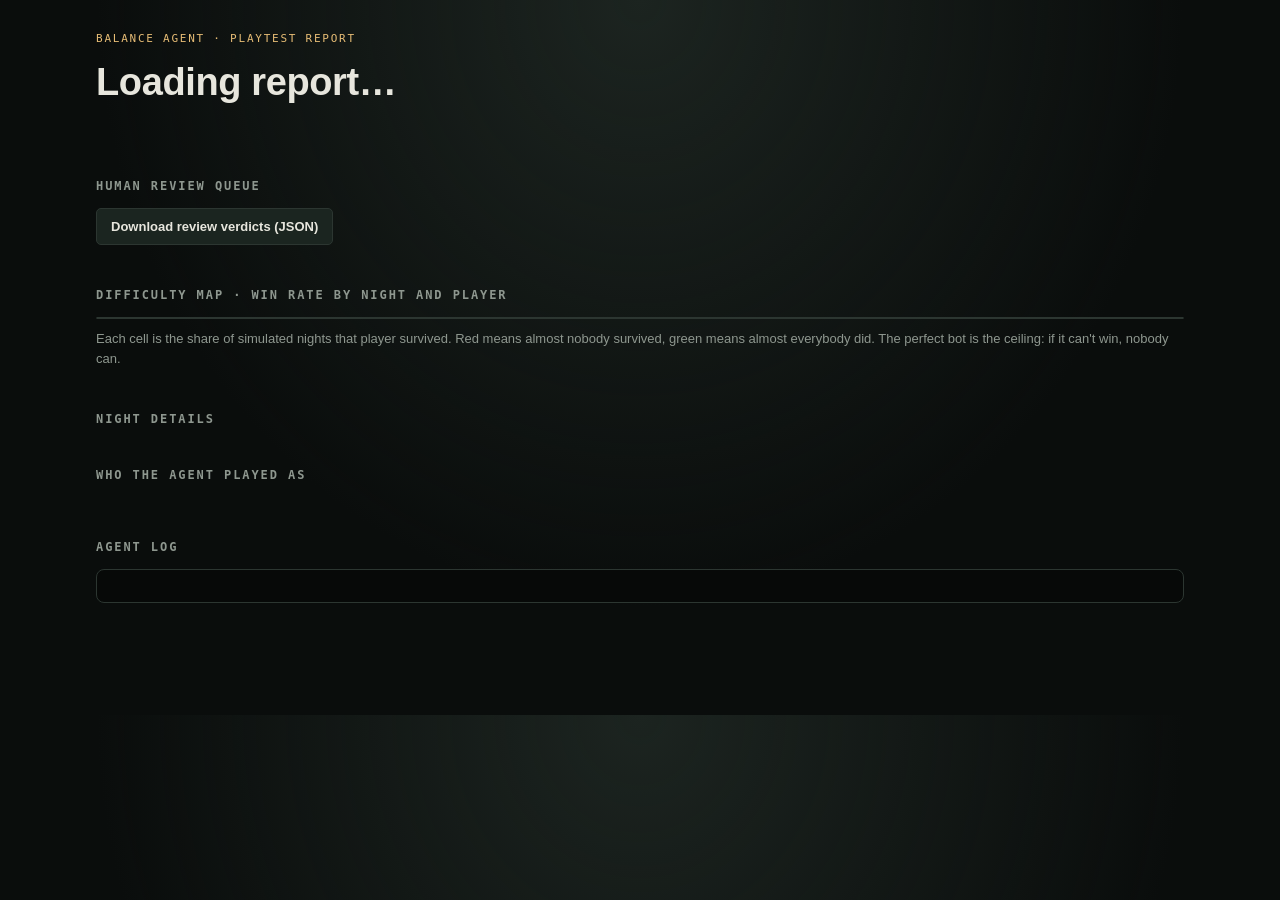
<file: balance-agent/report-template.html>
<!doctype html>
<html lang="en">
<head>
<meta charset="utf-8">
<meta name="viewport" content="width=device-width, initial-scale=1">
<meta name="theme-color" content="#0a0d0c">
<title>Balance Agent Report</title>
<link rel="icon" href="data:,">
<style>
:root { color-scheme: dark; --bg:#0a0d0c; --panel:#111714; --panel-2:#161f1a; --edge:#2c3631; --paper:#e7e6dd; --muted:#8e978f; --mint:#9cc7af; --amber:#e6bc75; --red:#e99b8d; --critical:#ff7a6b; --mono:ui-monospace,SFMono-Regular,Menlo,Consolas,monospace; }
* { box-sizing:border-box; }
body { margin:0; background:radial-gradient(ellipse at 50% 0,#1c2420 0,transparent 60%),var(--bg); color:var(--paper); font:15px/1.55 -apple-system,BlinkMacSystemFont,"Segoe UI",Arial,sans-serif; }
main { width:min(1120px,100%); margin:0 auto; padding:32px 16px 64px; }
a { color:var(--amber); }
h1,h2,h3 { margin:0; font-weight:600; }
h2 { font:600 12px/1 var(--mono); letter-spacing:.16em; color:var(--muted); text-transform:uppercase; margin:44px 0 16px; }
.eyebrow { font:11px var(--mono); letter-spacing:.16em; color:var(--amber); text-transform:uppercase; }
header h1 { font-size:clamp(26px,4vw,38px); margin:8px 0 6px; letter-spacing:-.01em; }
header p { margin:0; color:var(--muted); }
.notice { margin-top:18px; padding:12px 14px; border:1px dashed var(--amber); border-radius:6px; color:var(--amber); font-size:13px; }
.notice code { font-family:var(--mono); color:var(--paper); }
.headline { display:flex; flex-wrap:wrap; gap:12px; margin-top:24px; }
.stat { flex:1 1 160px; padding:16px 18px; background:var(--panel); border:1px solid var(--edge); border-radius:8px; }
.stat strong { display:block; font-size:30px; line-height:1.1; font-variant-numeric:tabular-nums; }
.stat span { font-size:13px; color:var(--muted); }
.stat.alert { border-color:#6b3a33; background:#1d1312; }
.stat.alert strong { color:var(--red); }
.stat.ok strong { color:var(--mint); }
.ticket { margin-bottom:18px; background:var(--panel); border:1px solid var(--edge); border-left:4px solid var(--red); border-radius:8px; overflow:hidden; scroll-margin-top:16px; }
.ticket.critical { border-left-color:var(--critical); }
.ticket.medium { border-left-color:var(--amber); }
.ticket-head { padding:18px 20px 14px; display:grid; gap:6px; }
.badges { display:flex; flex-wrap:wrap; gap:6px; align-items:center; }
.badge { font:600 10px/1 var(--mono); letter-spacing:.12em; text-transform:uppercase; padding:5px 7px; border-radius:3px; border:1px solid var(--edge); color:var(--muted); }
.badge.critical { color:#1a0d0b; background:var(--critical); border-color:var(--critical); }
.badge.high { color:#1a0d0b; background:var(--red); border-color:var(--red); }
.badge.medium { color:#1a140a; background:var(--amber); border-color:var(--amber); }
.badge.done { color:#0d1a12; background:var(--mint); border-color:var(--mint); }
.ticket h3 { font-size:20px; line-height:1.3; }
.ticket-head p { margin:0; color:#c9cdc4; }
.swatch { display:inline-block; width:10px; height:10px; border-radius:2px; margin-right:6px; vertical-align:baseline; }
.ticket-body { display:grid; grid-template-columns:minmax(0,1fr) minmax(0,1fr); border-top:1px solid var(--edge); }
.ticket-body section { padding:16px 20px; }
.ticket-body section + section { border-left:1px solid var(--edge); }
.ticket-body h4 { margin:0 0 10px; font:600 11px var(--mono); letter-spacing:.12em; color:var(--muted); text-transform:uppercase; }
.ticket-body ul, .ticket-body ol { margin:0; padding-left:18px; }
.ticket-body li { margin:0 0 7px; font-size:14px; color:#d2d6cd; }
.timeline { list-style:none; padding:0!important; font:12.5px/1.5 var(--mono); }
.timeline li { display:grid; grid-template-columns:72px 1fr; gap:8px; margin:0 0 5px!important; font-size:12.5px!important; }
.timeline time { color:var(--muted); }
.timeline .tone-danger { color:var(--red); } .timeline .tone-warning { color:var(--amber); } .timeline .tone-safe { color:var(--mint); } .timeline .tone-player { color:#b9c4d6; }
.fix { margin:14px 0 0; padding:12px 14px; background:var(--panel-2); border-radius:6px; font-size:14px; color:#d2d6cd; }
.fix b { color:var(--mint); }
.review { padding:16px 20px 18px; border-top:1px solid var(--edge); background:var(--panel-2); display:grid; gap:12px; }
.actions { display:flex; flex-wrap:wrap; gap:8px; align-items:center; }
.button { font-family:inherit; font-size:13px; font-weight:600; line-height:1; display:inline-flex; align-items:center; gap:8px; padding:11px 14px; border-radius:5px; border:1px solid var(--edge); background:#1b2520; color:var(--paper); cursor:pointer; text-decoration:none; }
.button:hover { border-color:var(--mint); }
.button:focus-visible, textarea:focus-visible { outline:2px solid var(--amber); outline-offset:2px; }
.button.play { background:var(--amber); border-color:var(--amber); color:#191e16; }
.button[aria-pressed=true] { background:#2b3d33; border-color:var(--mint); color:var(--mint); }
.verdict-label { font-size:13px; color:var(--muted); margin-right:4px; }
textarea { width:100%; min-height:64px; resize:vertical; padding:10px 12px; border-radius:5px; border:1px solid var(--edge); background:#0d1210; color:var(--paper); font-family:inherit; font-size:14px; line-height:1.5; }
.saved { font-size:12px; color:var(--muted); }
.table-wrap { overflow-x:auto; border:1px solid var(--edge); border-radius:8px; background:var(--panel); }
table { width:100%; border-collapse:collapse; font-size:14px; }
th, td { padding:10px 12px; text-align:left; border-bottom:1px solid var(--edge); white-space:nowrap; }
th { font:600 11px var(--mono); letter-spacing:.1em; color:var(--muted); text-transform:uppercase; }
tr:last-child td { border-bottom:0; }
td.rate { text-align:center; font-variant-numeric:tabular-nums; font-weight:600; }
.status { font:600 11px var(--mono); letter-spacing:.08em; text-transform:uppercase; }
.status.fair { color:var(--mint); } .status.unwinnable { color:var(--critical); } .status.beyond-humans { color:var(--red); } .status.expert-only { color:var(--amber); }
.legend { margin-top:10px; font-size:13px; color:var(--muted); }
details.night { margin-bottom:10px; background:var(--panel); border:1px solid var(--edge); border-radius:8px; }
details.night summary { cursor:pointer; padding:14px 18px; display:flex; flex-wrap:wrap; gap:10px 16px; align-items:center; list-style:none; }
details.night summary::-webkit-details-marker { display:none; }
details.night summary::before { content:'▸'; color:var(--muted); }
details.night[open] summary::before { content:'▾'; }
details.night summary strong { font-size:16px; }
details.night summary span { color:var(--muted); font-size:13px; }
.night-body { padding:0 18px 18px; display:grid; grid-template-columns:minmax(0,1fr); gap:18px; }
.night-body h4 { margin:0 0 8px; font:600 11px var(--mono); letter-spacing:.12em; color:var(--muted); text-transform:uppercase; }
.bars { display:grid; gap:8px; }
.bar-row { display:grid; grid-template-columns:120px 1fr 52px; gap:10px; align-items:center; font-size:13px; }
.bar { display:flex; height:14px; border-radius:3px; overflow:hidden; background:#1e2823; }
.bar i { display:block; height:100%; }
.bar-row b { text-align:right; font-variant-numeric:tabular-nums; }
.keys { display:flex; flex-wrap:wrap; gap:12px; font-size:12px; color:var(--muted); }
.issue { color:var(--red); white-space:normal; min-width:260px; font-size:13px; }
.log { margin:0; padding:16px 18px; background:#070908; border:1px solid var(--edge); border-radius:8px; font:12.5px/1.7 var(--mono); overflow-x:auto; white-space:pre-wrap; }
.log .tone-phase { color:var(--amber); font-weight:700; display:block; margin-top:10px; }
.log .tone-heading { color:var(--paper); font-weight:700; }
.log .tone-danger { color:var(--red); } .log .tone-warning { color:var(--amber); } .log .tone-safe { color:var(--mint); } .log .tone-muted { color:#6f786f; }
.players { display:grid; grid-template-columns:repeat(auto-fit,minmax(220px,1fr)); gap:10px; }
.player { padding:14px 16px; background:var(--panel); border:1px solid var(--edge); border-radius:8px; font-size:13px; color:#c9cdc4; }
.player strong { display:block; color:var(--paper); font-size:15px; margin-bottom:4px; }
.export { margin-top:6px; }
footer { margin-top:48px; color:var(--muted); font-size:12px; }
@media (max-width:760px) {
  .ticket-body { grid-template-columns:minmax(0,1fr); }
  .night-body { padding:0 12px 14px; }
  .ticket-body section + section { border-left:0; border-top:1px solid var(--edge); }
  .bar-row { grid-template-columns:90px 1fr 44px; }
  .timeline li { grid-template-columns:62px 1fr; }
}
</style>
</head>
<body>
<main>
  <header>
    <p class="eyebrow">Balance agent · playtest report</p>
    <h1 id="headline">Loading report…</h1>
    <p id="subhead"></p>
    <p id="file-notice" class="notice" hidden>To play a flagged night from this page, serve the game folder first: run <code>python3 -m http.server 8000</code> in the repo folder, then open <code>http://localhost:8000/balance-agent/reports/balance-report.html</code>.</p>
    <div class="headline" id="stats"></div>
  </header>

  <h2>Human review queue</h2>
  <div id="tickets"></div>
  <div class="export"><button class="button" id="export" type="button">Download review verdicts (JSON)</button> <span class="saved" id="export-note"></span></div>

  <h2>Difficulty map · win rate by night and player</h2>
  <div class="table-wrap"><table id="map"></table></div>
  <p class="legend">Each cell is the share of simulated nights that player survived. Red means almost nobody survived, green means almost everybody did. The perfect bot is the ceiling: if it can't win, nobody can.</p>

  <h2>Night details</h2>
  <div id="nights"></div>

  <h2>Who the agent played as</h2>
  <div class="players" id="players"></div>

  <h2>Agent log</h2>
  <pre class="log" id="log"></pre>

  <footer id="footer"></footer>
</main>
<script id="report-data" type="application/json">/*__REPORT_DATA__*/null</script>
<script>
const data = JSON.parse(document.getElementById('report-data').textContent);
const pct = rate => `${Math.round(rate * 100)}%`;
function el(tag, attrs = {}, ...children) {
  const node = document.createElement(tag);
  for (const [key, value] of Object.entries(attrs)) {
    if (value === false || value == null) continue;
    if (key === 'class') node.className = value;
    else if (key === 'style') node.setAttribute('style', value);
    else if (key.startsWith('on')) node.addEventListener(key.slice(2), value);
    else node.setAttribute(key, value === true ? '' : value);
  }
  for (const child of children.flat()) if (child !== null && child !== undefined && child !== false) node.append(child.nodeType ? child : String(child));
  return node;
}
const store = {
  key: id => `fnaf-balance-review:${id}`,
  get(id) { try { return JSON.parse(localStorage.getItem(this.key(id))) ?? {}; } catch { return {}; } },
  set(id, value) { try { localStorage.setItem(this.key(id), JSON.stringify(value)); return true; } catch { return false; } },
};
const rateColor = rate => `hsl(${Math.round(4 + rate * 136)} 42% ${18 + rate * 6}%)`;
const STATUS = { fair: 'Fair', unwinnable: 'Unwinnable', 'beyond-humans': 'Beyond humans', 'expert-only': 'Expert only' };
const VERDICTS = [['unfair', 'Confirm: unfair'], ['tune', 'Needs tuning'], ['fine', 'Not a problem']];
const CAUSE_COLORS = ['#e99b8d', '#e6bc75', '#9cc7af', '#b79ae8', '#7fd1c7', '#d8a07b', '#9aa3ad'];

const fileMode = location.protocol === 'file:';
document.getElementById('file-notice').hidden = !fileMode;
const tickets = data.tickets;
const required = tickets.filter(t => t.reviewRequired).length;
document.getElementById('headline').textContent = tickets.length
  ? `${tickets.length} area${tickets.length === 1 ? '' : 's'} flagged for human review`
  : 'Every night looks fair';
const generated = new Date(data.meta.generatedAt);
document.getElementById('subhead').textContent = `${data.nights.length} nights · ${data.players.length} kinds of player · ${data.meta.simulatedNights.toLocaleString()} simulated nights in ${data.meta.seconds.toFixed(1)} s · ${generated.toLocaleString()}`;

const stats = document.getElementById('stats');
const fair = data.nights.filter(n => n.status === 'fair').length;
stats.append(
  el('div', { class: `stat ${required ? 'alert' : 'ok'}` }, el('strong', {}, required), el('span', {}, 'reviews required')),
  el('div', { class: 'stat' }, el('strong', {}, tickets.filter(t => t.severity === 'critical').length), el('span', {}, 'unwinnable for anyone')),
  el('div', { class: 'stat' }, el('strong', {}, tickets.filter(t => t.severity === 'high').length), el('span', {}, 'beyond human ability')),
  el('div', { class: 'stat ok' }, el('strong', {}, `${fair}/${data.nights.length}`), el('span', {}, 'nights fair for humans')),
);

const ticketBox = document.getElementById('tickets');
if (!tickets.length) ticketBox.append(el('p', { class: 'player' }, 'No problems found. Every night was beatable by human-like players.'));
for (const ticket of tickets) {
  const saved = store.get(ticket.id);
  const playHref = `../../index.html?review=${ticket.night}&note=${encodeURIComponent(ticket.play.note)}`;
  const savedNote = el('span', { class: 'saved' }, saved.at ? `Saved ${new Date(saved.at).toLocaleString()}` : 'Not reviewed yet');
  const doneBadge = el('span', { class: 'badge done', hidden: !saved.verdict }, 'Reviewed');
  const notes = el('textarea', { 'aria-label': `Reviewer notes for ${ticket.title}`, placeholder: 'What happened when you played it? (saved in this browser)' });
  notes.value = saved.notes ?? '';
  const buttons = VERDICTS.map(([value, label]) => el('button', { class: 'button', type: 'button', 'aria-pressed': String(saved.verdict === value), 'data-verdict': value }, label));
  const persist = verdict => {
    const record = { ...store.get(ticket.id), notes: notes.value, at: Date.now() };
    if (verdict) record.verdict = verdict;
    const ok = store.set(ticket.id, record);
    for (const button of buttons) button.setAttribute('aria-pressed', String(button.dataset.verdict === record.verdict));
    doneBadge.hidden = !record.verdict;
    savedNote.textContent = ok ? `Saved ${new Date(record.at).toLocaleString()}` : 'Could not save in this browser; use the download button.';
  };
  for (const button of buttons) button.addEventListener('click', () => persist(button.dataset.verdict));
  notes.addEventListener('change', () => persist());
  ticketBox.append(el('article', { class: `ticket ${ticket.severity}`, id: `night-${ticket.night}`, 'data-ticket': ticket.id },
    el('div', { class: 'ticket-head' },
      el('div', { class: 'badges' },
        el('span', { class: `badge ${ticket.severity}` }, ticket.severity),
        el('span', { class: 'badge' }, `Night ${ticket.night}`),
        el('span', { class: 'badge' }, el('span', { class: 'swatch', style: `background:${ticket.animatronic.color}` }), ticket.animatronic.name, ` · ${ticket.animatronic.side} door`),
        el('span', { class: 'badge' }, `${ticket.confidence} confidence`),
        el('span', { class: 'badge' }, ticket.reviewRequired ? 'Review required' : 'Review suggested'),
        doneBadge),
      el('h3', {}, ticket.title),
      el('p', {}, ticket.summary)),
    el('div', { class: 'ticket-body' },
      el('section', {}, el('h4', {}, 'Evidence'), el('ul', {}, ticket.evidence.map(item => el('li', {}, item))),
        el('p', { class: 'fix' }, el('b', {}, 'Suggested fix: '), ticket.suggestion)),
      el('section', {},
        el('h4', {}, ticket.timeline.length ? 'One Veteran loss, last moments' : 'Timeline'),
        ticket.timeline.length
          ? el('ol', { class: 'timeline' }, ticket.timeline.map(event => el('li', {}, el('time', {}, event.clock), el('span', { class: `tone-${event.tone}` }, event.text))))
          : el('p', {}, 'No losing run to show.'),
        el('h4', { style: 'margin-top:16px' }, 'When you play it, check'),
        el('ol', {}, ticket.checklist.map(item => el('li', {}, item))))),
    el('div', { class: 'review' },
      el('div', { class: 'actions' },
        el('a', { class: 'button play', href: playHref, title: fileMode ? 'Serve the folder first (see the note at the top)' : null }, `▶ Play Night ${ticket.night} yourself`),
        el('span', { class: 'verdict-label' }, 'Your verdict:'), buttons),
      notes, savedNote)));
}

document.getElementById('export').addEventListener('click', () => {
  const reviews = tickets.map(t => ({ id: t.id, night: t.night, animatronic: t.animatronic.name, title: t.title, severity: t.severity, ...store.get(t.id) }));
  const blob = new Blob([JSON.stringify({ report: data.meta.generatedAt, reviews }, null, 2)], { type: 'application/json' });
  const link = el('a', { href: URL.createObjectURL(blob), download: 'balance-review-verdicts.json' });
  document.body.append(link); link.click(); link.remove();
  document.getElementById('export-note').textContent = `${reviews.filter(r => r.verdict).length} of ${reviews.length} reviewed.`;
});

const map = document.getElementById('map');
map.append(el('thead', {}, el('tr', {}, el('th', {}, 'Player'), data.nights.map(n => el('th', { style: 'text-align:center' }, `Night ${n.night}`)))));
const body = el('tbody');
for (const player of data.players) {
  body.append(el('tr', {}, el('td', {}, player.label), data.nights.map(n => {
    const rate = n.results[player.id].winRate;
    return el('td', { class: 'rate', style: `background:${rateColor(rate)}` }, pct(rate));
  })));
}
body.append(el('tr', {}, el('td', {}, 'Verdict'), data.nights.map(n => el('td', { style: 'text-align:center' }, el('span', { class: `status ${n.status}` }, STATUS[n.status])))));
map.append(body);

const nightsBox = document.getElementById('nights');
for (const night of data.nights) {
  const names = Object.fromEntries(night.audit.animatronics.map(a => [a.id, a.name]));
  names.outage = 'Power failure';
  const causeIds = [...new Set(data.players.flatMap(p => Object.keys(night.results[p.id].causes)))];
  const color = id => CAUSE_COLORS[causeIds.indexOf(id) % CAUSE_COLORS.length];
  const bars = el('div', { class: 'bars' }, data.players.map(player => {
    const result = night.results[player.id];
    const losses = Object.entries(result.causes);
    return el('div', { class: 'bar-row' }, el('span', {}, player.label),
      el('div', { class: 'bar', role: 'img', 'aria-label': `${player.label}: ${losses.map(([id, n]) => `${names[id] ?? id} ${n}`).join(', ') || 'no losses'}` },
        losses.map(([id, n]) => el('i', { style: `width:${(n / result.runs) * 100}%;background:${color(id)}`, title: `${names[id] ?? id}: ${n} of ${result.runs}` }))),
      el('b', {}, `${Math.round((1 - result.winRate) * 100)}%`));
  }));
  const keys = el('div', { class: 'keys' }, causeIds.map(id => el('span', {}, el('span', { class: 'swatch', style: `background:${color(id)}` }), names[id] ?? id)));
  const audit = el('div', { class: 'table-wrap' }, el('table', {},
    el('thead', {}, el('tr', {}, ['Animatronic', 'Door', 'Warning', 'Cues', 'Min. door time', 'Min. power', 'Config check'].map(h => el('th', {}, h)))),
    el('tbody', {}, night.audit.animatronics.map(a => el('tr', {},
      el('td', {}, el('span', { class: 'swatch', style: `background:${a.color}` }), a.name), el('td', {}, a.side),
      el('td', {}, `${a.warning.toFixed(2)} s`), el('td', {}, a.cues.length ? a.cues.length : el('span', { class: 'issue' }, 'none')),
      el('td', {}, pct(a.doorDuty)), el('td', {}, a.minPower.toFixed(1)),
      el('td', { class: 'issue' }, a.issues.map(i => i.text).join(' ') || el('span', { style: 'color:var(--mint)' }, 'OK')))))));
  const removal = night.removal ? el('div', {}, el('h4', {}, 'Leave-one-out test (win rate with each animatronic removed)'),
    el('div', { class: 'table-wrap' }, el('table', {}, el('tbody', {}, night.removal.map(r => el('tr', {},
      el('td', {}, `Without ${r.name}`), el('td', { class: 'rate', style: `background:${rateColor(r.winRate)}` }, pct(r.winRate)),
      el('td', {}, `${r.lift >= 0 ? '+' : '−'}${Math.abs(Math.round(r.lift * 100))} pts`))))))) : null;
  nightsBox.append(el('details', { class: 'night', open: night.status !== 'fair' },
    el('summary', {}, el('strong', {}, `Night ${night.night}`), el('span', { class: `status ${night.status}` }, STATUS[night.status]), el('span', {}, night.roster.join(' · '))),
    el('div', { class: 'night-body' },
      el('div', {}, el('h4', {}, `Losses by cause (${night.results[data.players[0].id].runs} nights per player)`), bars, keys),
      el('div', {}, el('h4', {}, `Animatronic audit · ${night.audit.spare.toFixed(0)} spare power after base drain`), audit),
      removal)));
}

document.getElementById('players').append(...data.players.map(p => el('div', { class: 'player' }, el('strong', {}, p.label), p.blurb)));
const log = document.getElementById('log');
for (const line of data.log) {
  log.append(el('span', { class: `tone-${line.tone}` }, `${'  '.repeat(line.indent)}${line.text}`), '\n');
}
document.getElementById('footer').textContent = `Thresholds: unwinnable if the perfect bot wins < ${pct(data.thresholds.unwinnable)}; beyond humans if Veterans win < ${pct(data.thresholds.beyondHumans)}; expert-only if Average players win < ${pct(data.thresholds.expertOnly)}; an animatronic is a cause if removing it lifts the win rate ≥ ${Math.round(data.thresholds.culpritLift * 100)} points. Human reaction floor: ${data.meta.reactionFloor} s.`;
if (location.hash) document.querySelector(location.hash)?.scrollIntoView();
</script>
</body>
</html>
</file>
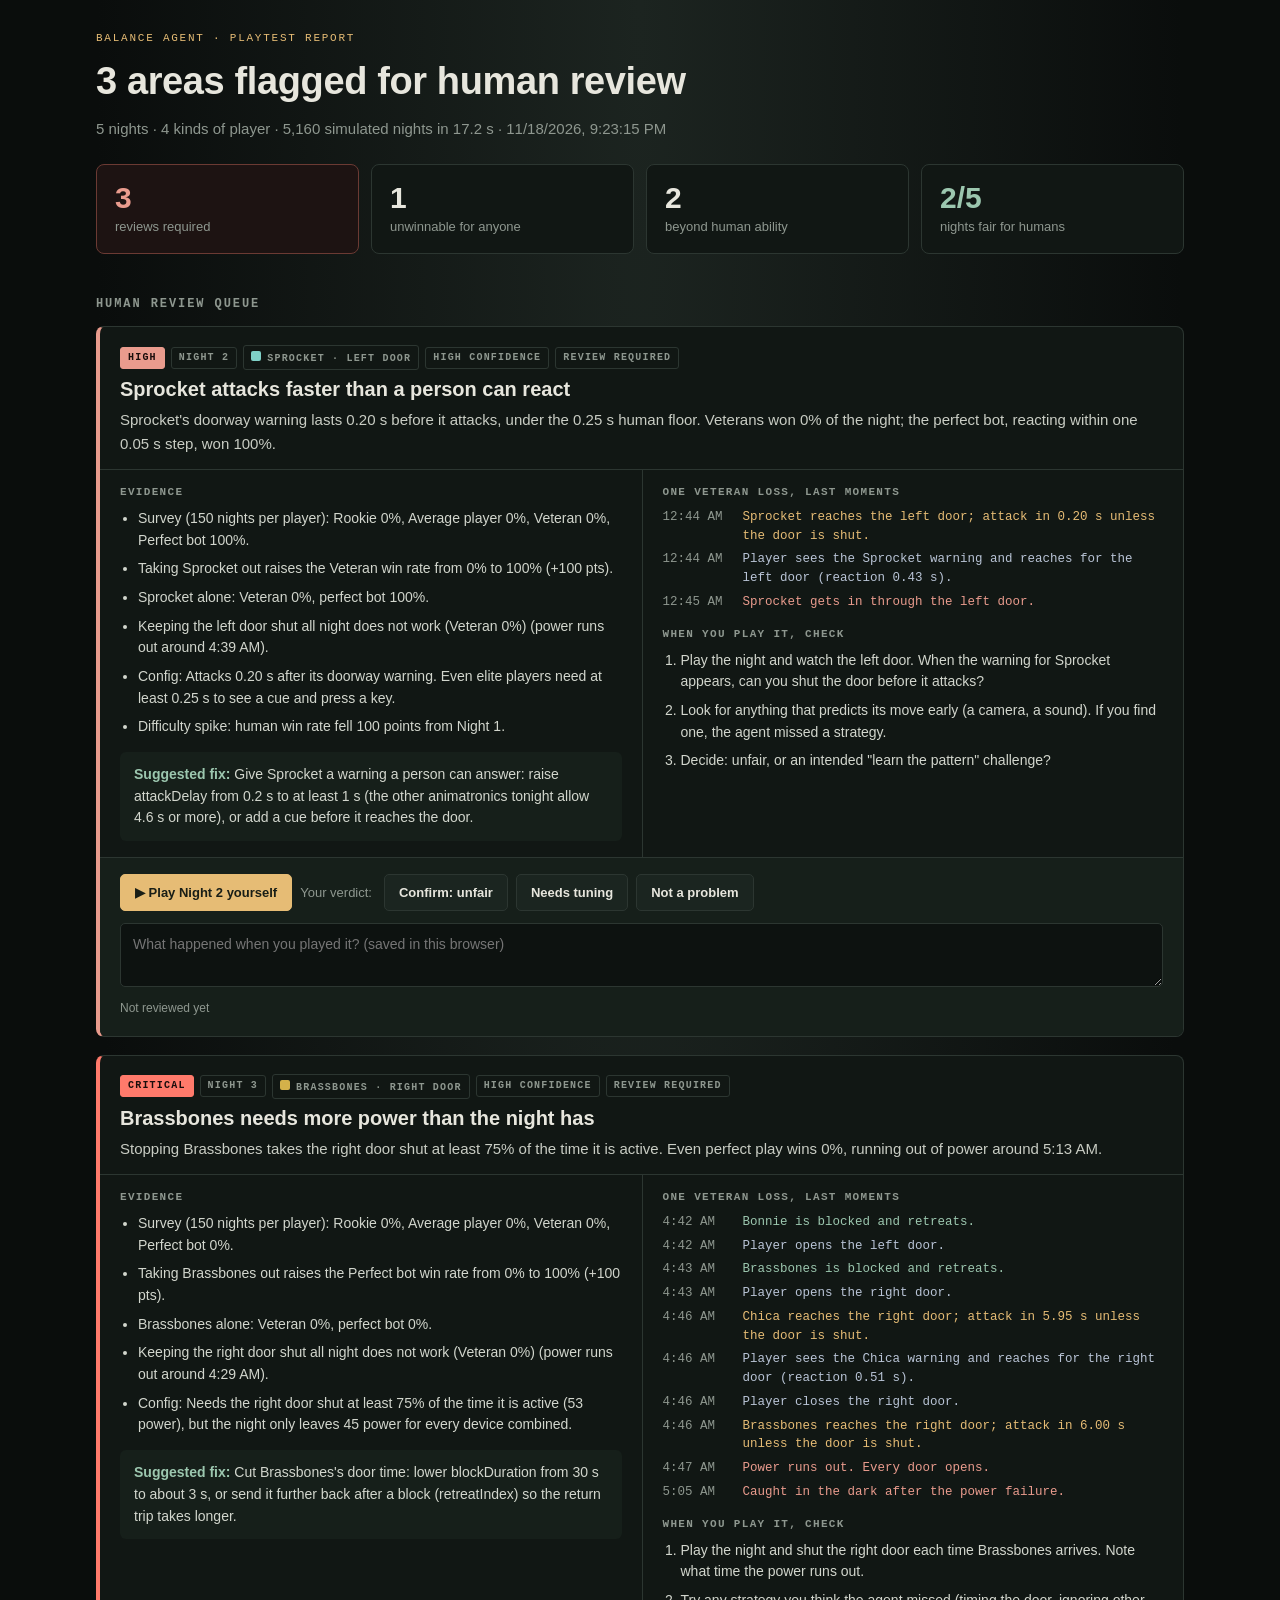
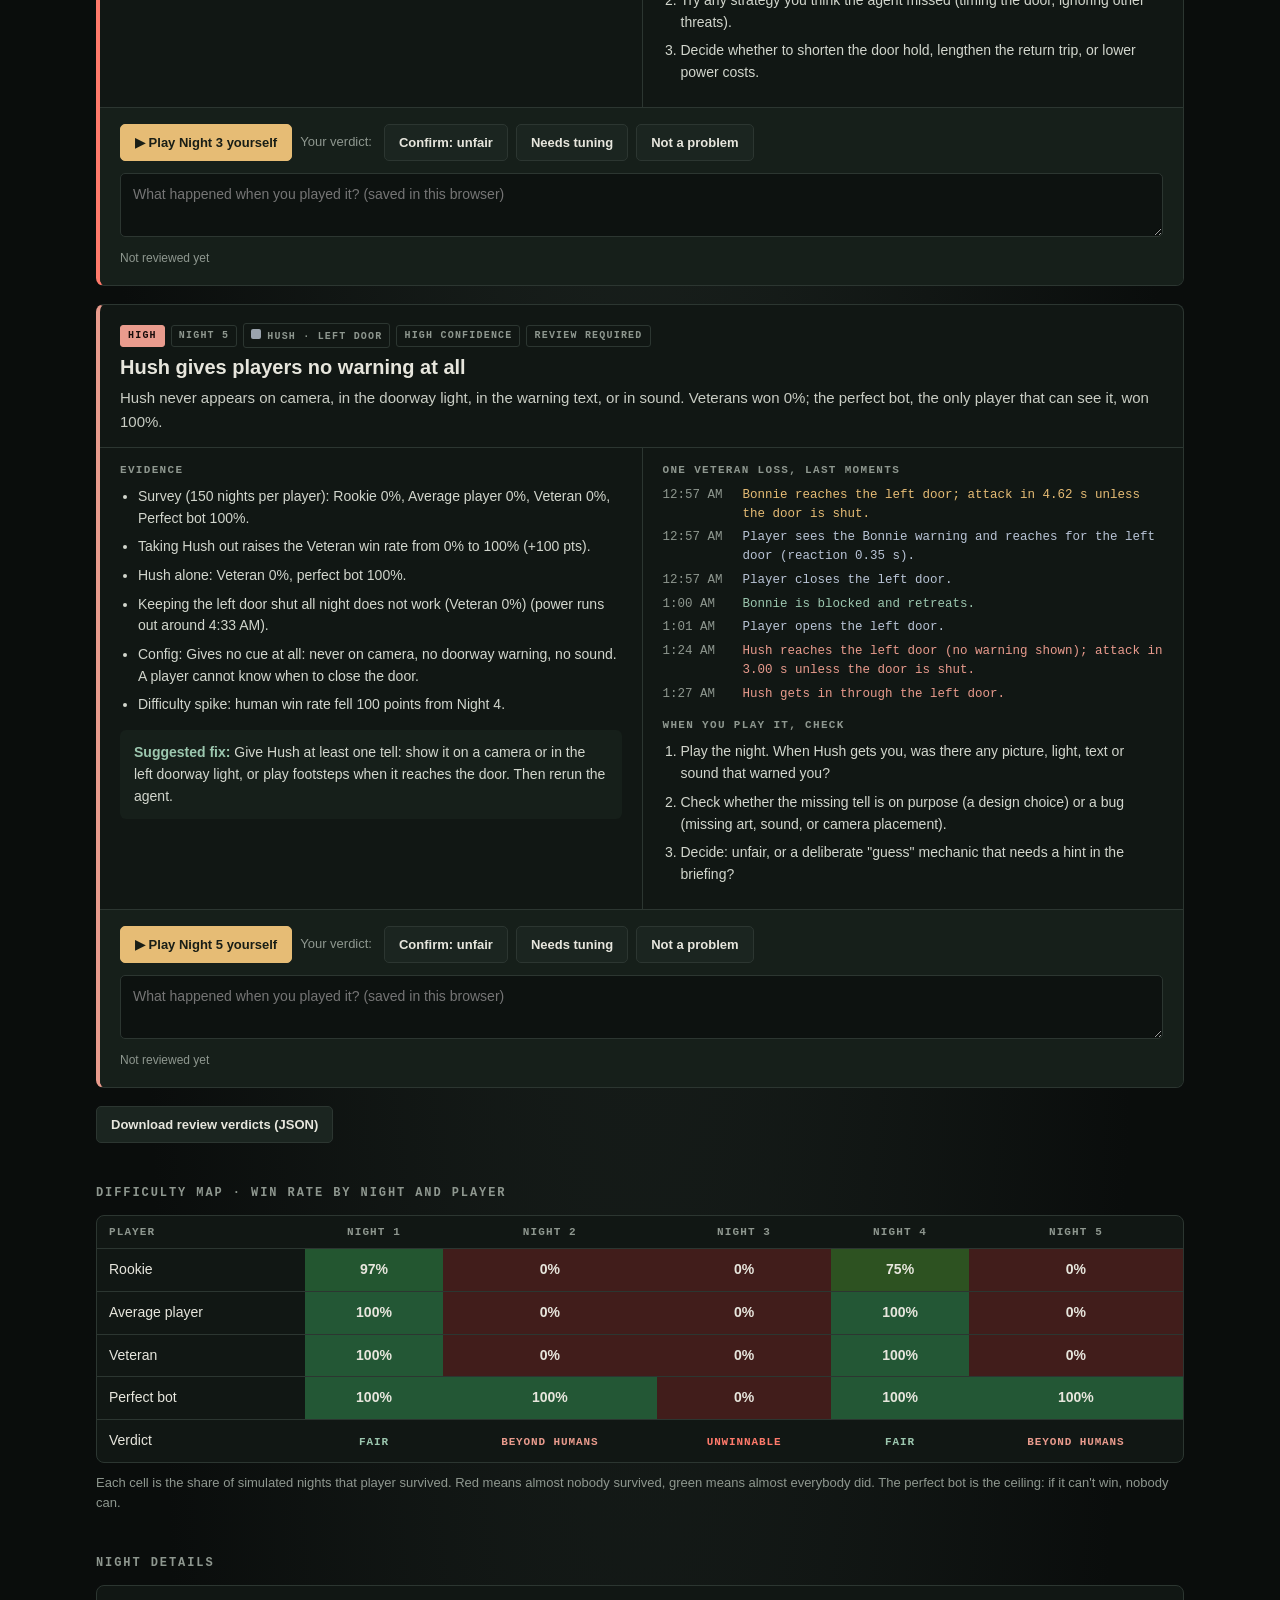
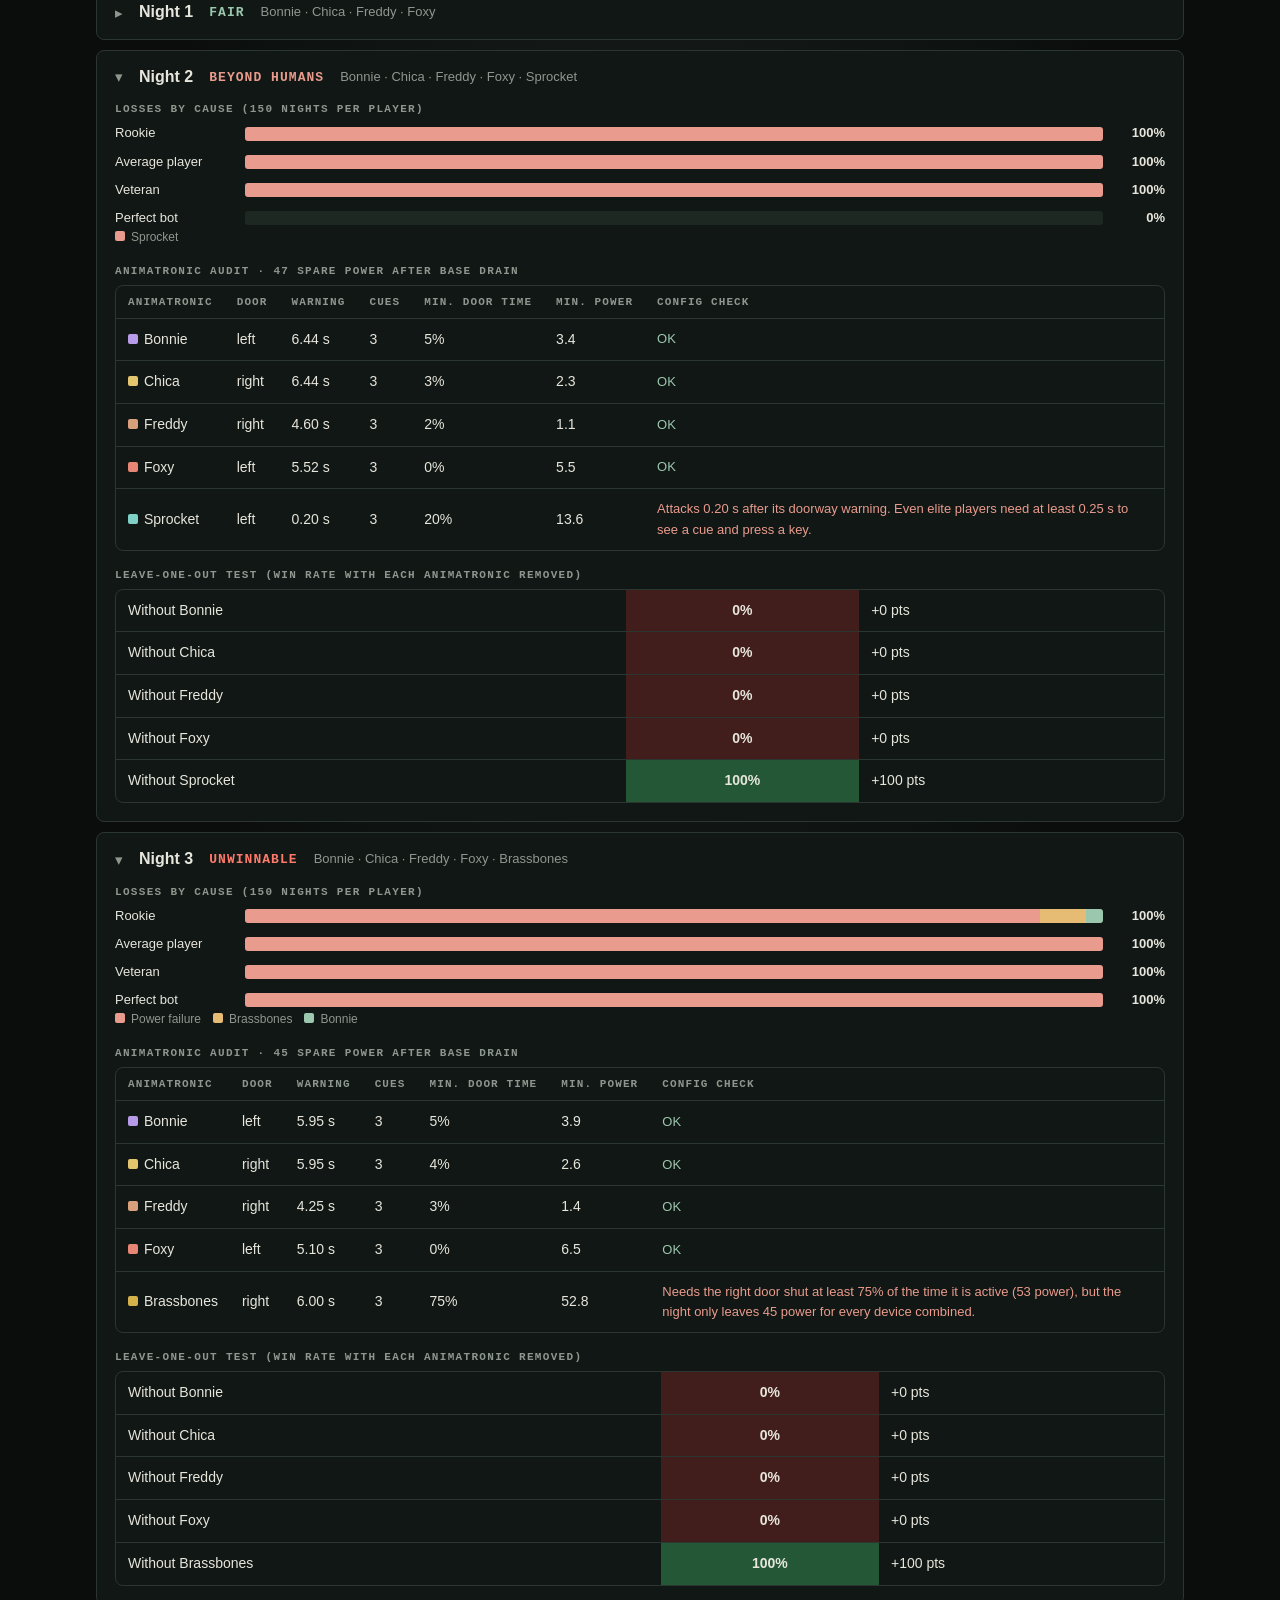
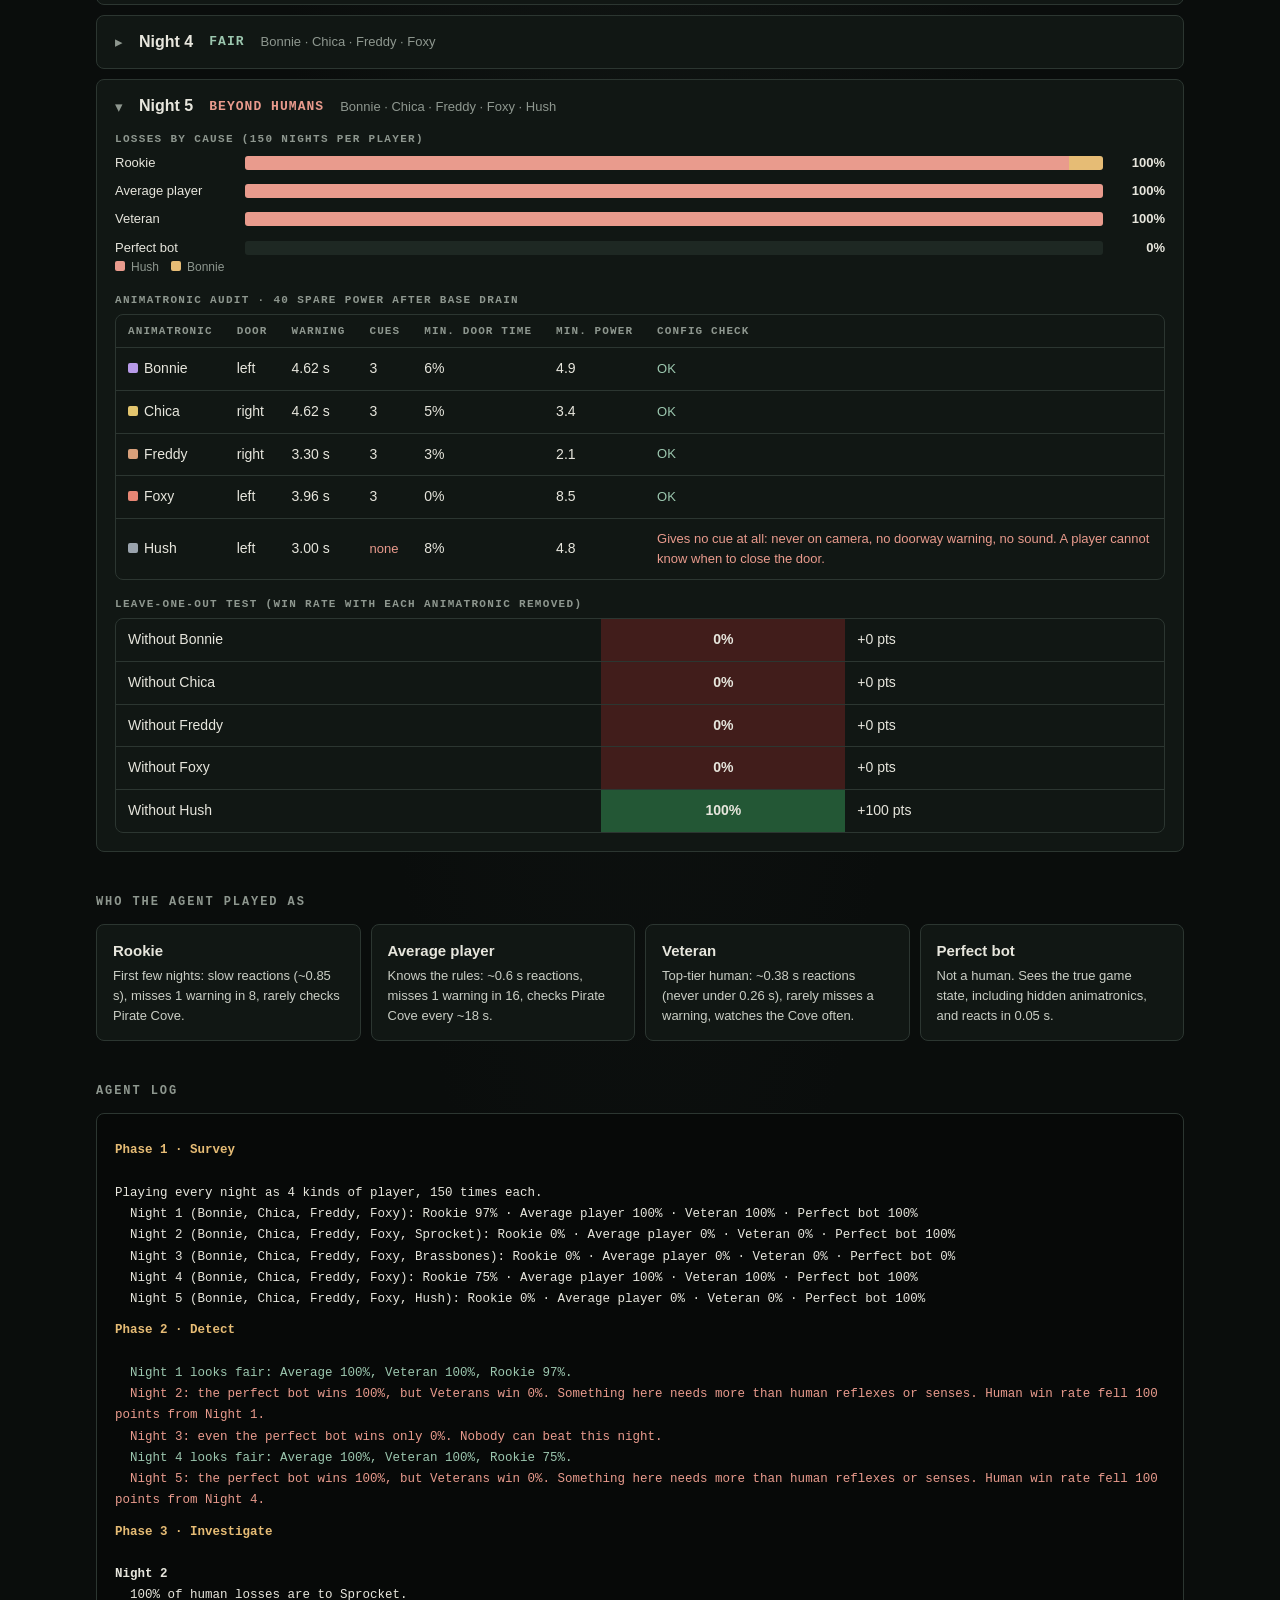
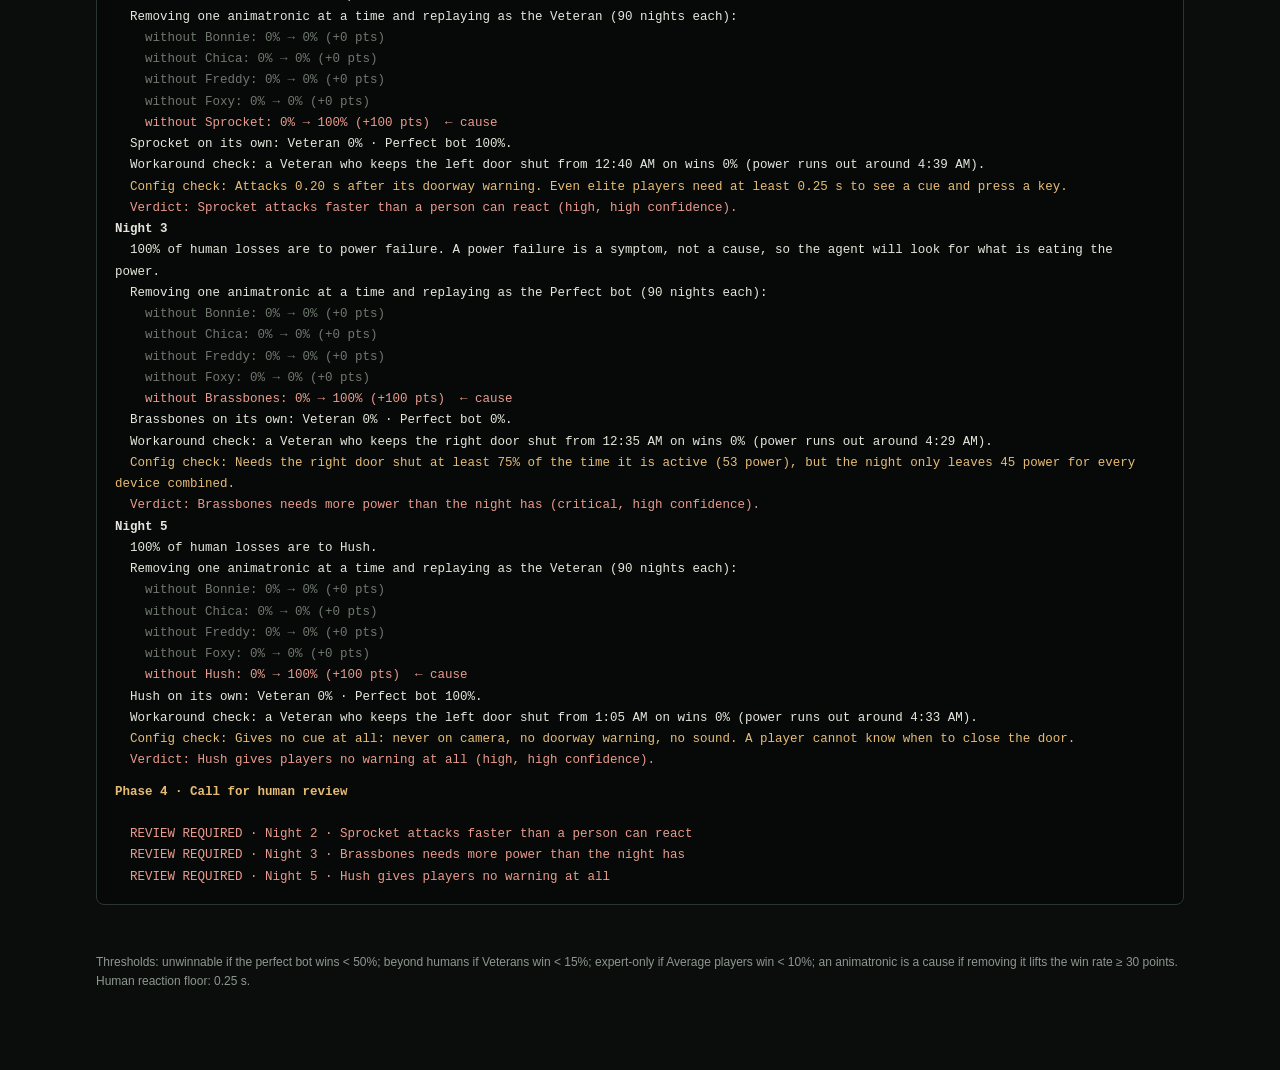
<file: balance-agent/reports/balance-report.html>
<!doctype html>
<html lang="en">
<head>
<meta charset="utf-8">
<meta name="viewport" content="width=device-width, initial-scale=1">
<meta name="theme-color" content="#0a0d0c">
<title>Balance Agent Report</title>
<link rel="icon" href="data:,">
<style>
:root { color-scheme: dark; --bg:#0a0d0c; --panel:#111714; --panel-2:#161f1a; --edge:#2c3631; --paper:#e7e6dd; --muted:#8e978f; --mint:#9cc7af; --amber:#e6bc75; --red:#e99b8d; --critical:#ff7a6b; --mono:ui-monospace,SFMono-Regular,Menlo,Consolas,monospace; }
* { box-sizing:border-box; }
body { margin:0; background:radial-gradient(ellipse at 50% 0,#1c2420 0,transparent 60%),var(--bg); color:var(--paper); font:15px/1.55 -apple-system,BlinkMacSystemFont,"Segoe UI",Arial,sans-serif; }
main { width:min(1120px,100%); margin:0 auto; padding:32px 16px 64px; }
a { color:var(--amber); }
h1,h2,h3 { margin:0; font-weight:600; }
h2 { font:600 12px/1 var(--mono); letter-spacing:.16em; color:var(--muted); text-transform:uppercase; margin:44px 0 16px; }
.eyebrow { font:11px var(--mono); letter-spacing:.16em; color:var(--amber); text-transform:uppercase; }
header h1 { font-size:clamp(26px,4vw,38px); margin:8px 0 6px; letter-spacing:-.01em; }
header p { margin:0; color:var(--muted); }
.notice { margin-top:18px; padding:12px 14px; border:1px dashed var(--amber); border-radius:6px; color:var(--amber); font-size:13px; }
.notice code { font-family:var(--mono); color:var(--paper); }
.headline { display:flex; flex-wrap:wrap; gap:12px; margin-top:24px; }
.stat { flex:1 1 160px; padding:16px 18px; background:var(--panel); border:1px solid var(--edge); border-radius:8px; }
.stat strong { display:block; font-size:30px; line-height:1.1; font-variant-numeric:tabular-nums; }
.stat span { font-size:13px; color:var(--muted); }
.stat.alert { border-color:#6b3a33; background:#1d1312; }
.stat.alert strong { color:var(--red); }
.stat.ok strong { color:var(--mint); }
.ticket { margin-bottom:18px; background:var(--panel); border:1px solid var(--edge); border-left:4px solid var(--red); border-radius:8px; overflow:hidden; scroll-margin-top:16px; }
.ticket.critical { border-left-color:var(--critical); }
.ticket.medium { border-left-color:var(--amber); }
.ticket-head { padding:18px 20px 14px; display:grid; gap:6px; }
.badges { display:flex; flex-wrap:wrap; gap:6px; align-items:center; }
.badge { font:600 10px/1 var(--mono); letter-spacing:.12em; text-transform:uppercase; padding:5px 7px; border-radius:3px; border:1px solid var(--edge); color:var(--muted); }
.badge.critical { color:#1a0d0b; background:var(--critical); border-color:var(--critical); }
.badge.high { color:#1a0d0b; background:var(--red); border-color:var(--red); }
.badge.medium { color:#1a140a; background:var(--amber); border-color:var(--amber); }
.badge.done { color:#0d1a12; background:var(--mint); border-color:var(--mint); }
.ticket h3 { font-size:20px; line-height:1.3; }
.ticket-head p { margin:0; color:#c9cdc4; }
.swatch { display:inline-block; width:10px; height:10px; border-radius:2px; margin-right:6px; vertical-align:baseline; }
.ticket-body { display:grid; grid-template-columns:minmax(0,1fr) minmax(0,1fr); border-top:1px solid var(--edge); }
.ticket-body section { padding:16px 20px; }
.ticket-body section + section { border-left:1px solid var(--edge); }
.ticket-body h4 { margin:0 0 10px; font:600 11px var(--mono); letter-spacing:.12em; color:var(--muted); text-transform:uppercase; }
.ticket-body ul, .ticket-body ol { margin:0; padding-left:18px; }
.ticket-body li { margin:0 0 7px; font-size:14px; color:#d2d6cd; }
.timeline { list-style:none; padding:0!important; font:12.5px/1.5 var(--mono); }
.timeline li { display:grid; grid-template-columns:72px 1fr; gap:8px; margin:0 0 5px!important; font-size:12.5px!important; }
.timeline time { color:var(--muted); }
.timeline .tone-danger { color:var(--red); } .timeline .tone-warning { color:var(--amber); } .timeline .tone-safe { color:var(--mint); } .timeline .tone-player { color:#b9c4d6; }
.fix { margin:14px 0 0; padding:12px 14px; background:var(--panel-2); border-radius:6px; font-size:14px; color:#d2d6cd; }
.fix b { color:var(--mint); }
.review { padding:16px 20px 18px; border-top:1px solid var(--edge); background:var(--panel-2); display:grid; gap:12px; }
.actions { display:flex; flex-wrap:wrap; gap:8px; align-items:center; }
.button { font-family:inherit; font-size:13px; font-weight:600; line-height:1; display:inline-flex; align-items:center; gap:8px; padding:11px 14px; border-radius:5px; border:1px solid var(--edge); background:#1b2520; color:var(--paper); cursor:pointer; text-decoration:none; }
.button:hover { border-color:var(--mint); }
.button:focus-visible, textarea:focus-visible { outline:2px solid var(--amber); outline-offset:2px; }
.button.play { background:var(--amber); border-color:var(--amber); color:#191e16; }
.button[aria-pressed=true] { background:#2b3d33; border-color:var(--mint); color:var(--mint); }
.verdict-label { font-size:13px; color:var(--muted); margin-right:4px; }
textarea { width:100%; min-height:64px; resize:vertical; padding:10px 12px; border-radius:5px; border:1px solid var(--edge); background:#0d1210; color:var(--paper); font-family:inherit; font-size:14px; line-height:1.5; }
.saved { font-size:12px; color:var(--muted); }
.table-wrap { overflow-x:auto; border:1px solid var(--edge); border-radius:8px; background:var(--panel); }
table { width:100%; border-collapse:collapse; font-size:14px; }
th, td { padding:10px 12px; text-align:left; border-bottom:1px solid var(--edge); white-space:nowrap; }
th { font:600 11px var(--mono); letter-spacing:.1em; color:var(--muted); text-transform:uppercase; }
tr:last-child td { border-bottom:0; }
td.rate { text-align:center; font-variant-numeric:tabular-nums; font-weight:600; }
.status { font:600 11px var(--mono); letter-spacing:.08em; text-transform:uppercase; }
.status.fair { color:var(--mint); } .status.unwinnable { color:var(--critical); } .status.beyond-humans { color:var(--red); } .status.expert-only { color:var(--amber); }
.legend { margin-top:10px; font-size:13px; color:var(--muted); }
details.night { margin-bottom:10px; background:var(--panel); border:1px solid var(--edge); border-radius:8px; }
details.night summary { cursor:pointer; padding:14px 18px; display:flex; flex-wrap:wrap; gap:10px 16px; align-items:center; list-style:none; }
details.night summary::-webkit-details-marker { display:none; }
details.night summary::before { content:'▸'; color:var(--muted); }
details.night[open] summary::before { content:'▾'; }
details.night summary strong { font-size:16px; }
details.night summary span { color:var(--muted); font-size:13px; }
.night-body { padding:0 18px 18px; display:grid; grid-template-columns:minmax(0,1fr); gap:18px; }
.night-body h4 { margin:0 0 8px; font:600 11px var(--mono); letter-spacing:.12em; color:var(--muted); text-transform:uppercase; }
.bars { display:grid; gap:8px; }
.bar-row { display:grid; grid-template-columns:120px 1fr 52px; gap:10px; align-items:center; font-size:13px; }
.bar { display:flex; height:14px; border-radius:3px; overflow:hidden; background:#1e2823; }
.bar i { display:block; height:100%; }
.bar-row b { text-align:right; font-variant-numeric:tabular-nums; }
.keys { display:flex; flex-wrap:wrap; gap:12px; font-size:12px; color:var(--muted); }
.issue { color:var(--red); white-space:normal; min-width:260px; font-size:13px; }
.log { margin:0; padding:16px 18px; background:#070908; border:1px solid var(--edge); border-radius:8px; font:12.5px/1.7 var(--mono); overflow-x:auto; white-space:pre-wrap; }
.log .tone-phase { color:var(--amber); font-weight:700; display:block; margin-top:10px; }
.log .tone-heading { color:var(--paper); font-weight:700; }
.log .tone-danger { color:var(--red); } .log .tone-warning { color:var(--amber); } .log .tone-safe { color:var(--mint); } .log .tone-muted { color:#6f786f; }
.players { display:grid; grid-template-columns:repeat(auto-fit,minmax(220px,1fr)); gap:10px; }
.player { padding:14px 16px; background:var(--panel); border:1px solid var(--edge); border-radius:8px; font-size:13px; color:#c9cdc4; }
.player strong { display:block; color:var(--paper); font-size:15px; margin-bottom:4px; }
.export { margin-top:6px; }
footer { margin-top:48px; color:var(--muted); font-size:12px; }
@media (max-width:760px) {
  .ticket-body { grid-template-columns:minmax(0,1fr); }
  .night-body { padding:0 12px 14px; }
  .ticket-body section + section { border-left:0; border-top:1px solid var(--edge); }
  .bar-row { grid-template-columns:90px 1fr 44px; }
  .timeline li { grid-template-columns:62px 1fr; }
}
</style>
</head>
<body>
<main>
  <header>
    <p class="eyebrow">Balance agent · playtest report</p>
    <h1 id="headline">Loading report…</h1>
    <p id="subhead"></p>
    <p id="file-notice" class="notice" hidden>To play a flagged night from this page, serve the game folder first: run <code>python3 -m http.server 8000</code> in the repo folder, then open <code>http://localhost:8000/balance-agent/reports/balance-report.html</code>.</p>
    <div class="headline" id="stats"></div>
  </header>

  <h2>Human review queue</h2>
  <div id="tickets"></div>
  <div class="export"><button class="button" id="export" type="button">Download review verdicts (JSON)</button> <span class="saved" id="export-note"></span></div>

  <h2>Difficulty map · win rate by night and player</h2>
  <div class="table-wrap"><table id="map"></table></div>
  <p class="legend">Each cell is the share of simulated nights that player survived. Red means almost nobody survived, green means almost everybody did. The perfect bot is the ceiling: if it can't win, nobody can.</p>

  <h2>Night details</h2>
  <div id="nights"></div>

  <h2>Who the agent played as</h2>
  <div class="players" id="players"></div>

  <h2>Agent log</h2>
  <pre class="log" id="log"></pre>

  <footer id="footer"></footer>
</main>
<script id="report-data" type="application/json">{"meta":{"generatedAt":"2026-11-18T21:23:15.697Z","seconds":17.207,"runsPerPlayer":150,"investigationRuns":90,"simulatedNights":5160,"reactionFloor":0.25},"thresholds":{"unwinnable":0.5,"beyondHumans":0.15,"expertOnly":0.1,"culpritLift":0.3,"spike":0.4},"players":[{"id":"rookie","label":"Rookie","kind":"human","blurb":"First few nights: slow reactions (~0.85 s), misses 1 warning in 8, rarely checks Pirate Cove."},{"id":"average","label":"Average player","kind":"human","blurb":"Knows the rules: ~0.6 s reactions, misses 1 warning in 16, checks Pirate Cove every ~18 s."},{"id":"veteran","label":"Veteran","kind":"human","blurb":"Top-tier human: ~0.38 s reactions (never under 0.26 s), rarely misses a warning, watches the Cove often."},{"id":"perfect","label":"Perfect bot","kind":"bot","blurb":"Not a human. Sees the true game state, including hidden animatronics, and reacts in 0.05 s."}],"nights":[{"night":1,"roster":["Bonnie","Chica","Freddy","Foxy"],"results":{"rookie":{"runs":150,"winRate":0.9666666666666667,"causes":{"bonnie":2,"freddy":3},"meanLossTime":296.1200000000331,"meanPowerAtWin":39.192503448260204,"meanOutageAt":null,"outageRate":0,"meanDoorSeconds":{"left":19.32966666666681,"right":13.848666666666729},"firstLossSeed":4216464424,"lossSeeds":{"bonnie":4216464424,"freddy":3227526235}},"average":{"runs":150,"winRate":1,"causes":{},"meanLossTime":null,"meanPowerAtWin":38.1509733333187,"meanOutageAt":null,"outageRate":0,"meanDoorSeconds":{"left":18.891333333333467,"right":13.64333333333339},"firstLossSeed":null,"lossSeeds":{}},"veteran":{"runs":150,"winRate":1,"causes":{},"meanLossTime":null,"meanPowerAtWin":37.16744666665298,"meanOutageAt":null,"outageRate":0,"meanDoorSeconds":{"left":17.807666666666773,"right":12.731000000000048},"firstLossSeed":null,"lossSeeds":{}},"perfect":{"runs":150,"winRate":1,"causes":{},"meanLossTime":null,"meanPowerAtWin":42.592113333313264,"meanOutageAt":null,"outageRate":0,"meanDoorSeconds":{"left":12.024333333333345,"right":9.043999999999999},"firstLossSeed":null,"lossSeeds":{}}},"audit":{"spare":49.599999999999994,"animatronics":[{"id":"bonnie","name":"Bonnie","side":"left","color":"#b79ae8","startAt":35,"warning":7,"cues":["camera (CAM 1A, 1B, 2A, 2B)","doorway warning","footsteps"],"doorDuty":0.04285714285714286,"minPower":3.064285714285714,"issues":[]},{"id":"chica","name":"Chica","side":"right","color":"#e3c56e","startAt":65,"warning":7,"cues":["camera (CAM 1A, 1B, 7, 4A, 4B)","doorway warning","footsteps"],"doorDuty":0.030612244897959183,"minPower":1.986734693877551,"issues":[]},{"id":"freddy","name":"Freddy","side":"right","color":"#d8a07b","startAt":190,"warning":5,"cues":["camera (CAM 1A, 1B, 7, 4A, 4B)","doorway warning","footsteps"],"doorDuty":0.022556390977443608,"minPower":0.8436090225563909,"issues":[]},{"id":"foxy","name":"Foxy","side":"left","color":"#e78674","startAt":75,"warning":6,"cues":["camera (CAM 1C, 2A)","sprint warning","footsteps"],"doorDuty":0.0026139334015229006,"minPower":4.633719740879646,"issues":[]}]},"humanRate":1,"spike":0,"status":"fair"},{"night":2,"roster":["Bonnie","Chica","Freddy","Foxy","Sprocket"],"results":{"rookie":{"runs":150,"winRate":0,"causes":{"sprocket":150},"meanLossTime":45.19999999999961,"meanPowerAtWin":null,"meanOutageAt":null,"outageRate":0,"meanDoorSeconds":{"left":0,"right":0},"firstLossSeed":1600215816,"lossSeeds":{"sprocket":1600215816}},"average":{"runs":150,"winRate":0,"causes":{"sprocket":150},"meanLossTime":45.19999999999961,"meanPowerAtWin":null,"meanOutageAt":null,"outageRate":0,"meanDoorSeconds":{"left":0,"right":0},"firstLossSeed":304079134,"lossSeeds":{"sprocket":304079134}},"veteran":{"runs":150,"winRate":0,"causes":{"sprocket":150},"meanLossTime":45.19999999999961,"meanPowerAtWin":null,"meanOutageAt":null,"outageRate":0,"meanDoorSeconds":{"left":0,"right":0},"firstLossSeed":3847279474,"lossSeeds":{"sprocket":3847279474}},"perfect":{"runs":150,"winRate":1,"causes":{},"meanLossTime":null,"meanPowerAtWin":25.926156666658912,"meanOutageAt":null,"outageRate":0,"meanDoorSeconds":{"left":69.63266666666487,"right":11.976000000000013},"firstLossSeed":null,"lossSeeds":{}}},"audit":{"spare":47.07999999999999,"animatronics":[{"id":"bonnie","name":"Bonnie","side":"left","color":"#b79ae8","startAt":29.75,"warning":6.44,"cues":["camera (CAM 1A, 1B, 2A, 2B)","doorway warning","footsteps"],"doorDuty":0.04728877679697352,"minPower":3.435766078184111,"issues":[]},{"id":"chica","name":"Chica","side":"right","color":"#e3c56e","startAt":55.25,"warning":6.44,"cues":["camera (CAM 1A, 1B, 7, 4A, 4B)","doorway warning","footsteps"],"doorDuty":0.03384476534296029,"minPower":2.2691222924187726,"issues":[]},{"id":"freddy","name":"Freddy","side":"right","color":"#d8a07b","startAt":161.5,"warning":4.6000000000000005,"cues":["camera (CAM 1A, 1B, 7, 4A, 4B)","doorway warning","footsteps"],"doorDuty":0.024979184013322234,"minPower":1.090840965861782,"issues":[]},{"id":"foxy","name":"Foxy","side":"left","color":"#e78674","startAt":63.75,"warning":5.5200000000000005,"cues":["camera (CAM 1C, 2A)","sprint warning","footsteps"],"doorDuty":0.0029993905964058576,"minPower":5.526902067232164,"issues":[]},{"id":"sprocket","name":"Sprocket","side":"left","color":"#7fd1c7","startAt":45,"warning":0.2,"cues":["camera (CAM 5)","doorway warning","footsteps"],"doorDuty":0.19607843137254904,"minPower":13.588235294117649,"issues":[{"id":"reaction-window","severity":"high","text":"Attacks 0.20 s after its doorway warning. Even elite players need at least 0.25 s to see a cue and press a key."}]}]},"humanRate":0,"spike":1,"status":"beyond-humans","removal":[{"id":"bonnie","name":"Bonnie","winRate":0,"lift":0},{"id":"chica","name":"Chica","winRate":0,"lift":0},{"id":"freddy","name":"Freddy","winRate":0,"lift":0},{"id":"foxy","name":"Foxy","winRate":0,"lift":0},{"id":"sprocket","name":"Sprocket","winRate":1,"lift":1}]},{"night":3,"roster":["Bonnie","Chica","Freddy","Foxy","Brassbones"],"results":{"rookie":{"runs":150,"winRate":0,"causes":{"outage":139,"brassbones":8,"bonnie":3},"meanLossTime":294.40333333336673,"meanPowerAtWin":null,"meanOutageAt":288.8248201439163,"outageRate":0.9266666666666666,"meanDoorSeconds":{"left":20.13866666666683,"right":207.89800000001418},"firstLossSeed":2683000149,"lossSeeds":{"outage":2683000149,"brassbones":2817221101,"bonnie":594190457}},"average":{"runs":150,"winRate":0,"causes":{"outage":150},"meanLossTime":308.1486666667024,"meanPowerAtWin":null,"meanOutageAt":290.14866666669826,"outageRate":1,"meanDoorSeconds":{"left":19.027333333333477,"right":219.31466666668217},"firstLossSeed":1037931713,"lossSeeds":{"outage":1037931713}},"veteran":{"runs":150,"winRate":0,"causes":{"outage":150},"meanLossTime":305.49666666670186,"meanPowerAtWin":null,"meanOutageAt":287.49666666669776,"outageRate":1,"meanDoorSeconds":{"left":17.954333333333445,"right":217.96033333334873},"firstLossSeed":1841175393,"lossSeeds":{"outage":1841175393}},"perfect":{"runs":150,"winRate":0,"causes":{"outage":150},"meanLossTime":331.6226666667077,"meanPowerAtWin":null,"meanOutageAt":313.62266666670365,"outageRate":1,"meanDoorSeconds":{"left":14.55933333333338,"right":205.84566666667928},"firstLossSeed":698570591,"lossSeeds":{"outage":698570591}}},"audit":{"spare":44.55999999999999,"animatronics":[{"id":"bonnie","name":"Bonnie","side":"left","color":"#b79ae8","startAt":24.5,"warning":5.95,"cues":["camera (CAM 1A, 1B, 2A, 2B)","doorway warning","footsteps"],"doorDuty":0.05267778753292361,"minPower":3.888147497805092,"issues":[]},{"id":"chica","name":"Chica","side":"right","color":"#e3c56e","startAt":45.5,"warning":5.95,"cues":["camera (CAM 1A, 1B, 7, 4A, 4B)","doorway warning","footsteps"],"doorDuty":0.03780718336483931,"minPower":2.615879017013232,"issues":[]},{"id":"freddy","name":"Freddy","side":"right","color":"#d8a07b","startAt":133,"warning":4.25,"cues":["camera (CAM 1A, 1B, 7, 4A, 4B)","doorway warning","footsteps"],"doorDuty":0.027972027972027972,"minPower":1.396923076923077,"issues":[]},{"id":"foxy","name":"Foxy","side":"left","color":"#e78674","startAt":52.5,"warning":5.1,"cues":["camera (CAM 1C, 2A)","sprint warning","footsteps"],"doorDuty":0.003384313086312435,"minPower":6.473006424535479,"issues":[]},{"id":"brassbones","name":"Brassbones","side":"right","color":"#d4b14a","startAt":40,"warning":6,"cues":["camera (CAM 3, 4B)","doorway warning","footsteps"],"doorDuty":0.75,"minPower":52.800000000000004,"issues":[{"id":"power-impossible","severity":"critical","text":"Needs the right door shut at least 75% of the time it is active (53 power), but the night only leaves 45 power for every device combined."}]}]},"humanRate":0,"spike":0,"status":"unwinnable","removal":[{"id":"bonnie","name":"Bonnie","winRate":0,"lift":0},{"id":"chica","name":"Chica","winRate":0,"lift":0},{"id":"freddy","name":"Freddy","winRate":0,"lift":0},{"id":"foxy","name":"Foxy","winRate":0,"lift":0},{"id":"brassbones","name":"Brassbones","winRate":1,"lift":1}]},{"night":4,"roster":["Bonnie","Chica","Freddy","Foxy"],"results":{"rookie":{"runs":150,"winRate":0.7533333333333333,"causes":{"freddy":12,"chica":10,"bonnie":15},"meanLossTime":221.69054054055803,"meanPowerAtWin":25.295377433641644,"meanOutageAt":null,"outageRate":0,"meanDoorSeconds":{"left":25.33266666666689,"right":21.077000000000165},"firstLossSeed":562236789,"lossSeeds":{"freddy":562236789,"chica":495126313,"bonnie":139323077}},"average":{"runs":150,"winRate":1,"causes":{},"meanLossTime":null,"meanPowerAtWin":25.517423333345626,"meanOutageAt":null,"outageRate":0,"meanDoorSeconds":{"left":27.21866666666693,"right":23.413000000000185},"firstLossSeed":null,"lossSeeds":{}},"veteran":{"runs":150,"winRate":1,"causes":{},"meanLossTime":null,"meanPowerAtWin":25.75701000001091,"meanOutageAt":null,"outageRate":0,"meanDoorSeconds":{"left":25.79433333333359,"right":22.086333333333503},"firstLossSeed":null,"lossSeeds":{}},"perfect":{"runs":150,"winRate":1,"causes":{},"meanLossTime":null,"meanPowerAtWin":29.59604333334738,"meanOutageAt":null,"outageRate":0,"meanDoorSeconds":{"left":18.069333333333464,"right":16.6450000000001},"firstLossSeed":null,"lossSeeds":{}}},"audit":{"spare":42.04,"animatronics":[{"id":"bonnie","name":"Bonnie","side":"left","color":"#b79ae8","startAt":19.25,"warning":5.25,"cues":["camera (CAM 1A, 1B, 2A, 2B)","doorway warning","footsteps"],"doorDuty":0.05830903790087463,"minPower":4.371137026239067,"issues":[]},{"id":"chica","name":"Chica","side":"right","color":"#e3c56e","startAt":35.75,"warning":5.25,"cues":["camera (CAM 1A, 1B, 7, 4A, 4B)","doorway warning","footsteps"],"doorDuty":0.04189359028068706,"minPower":2.988479262672811,"issues":[]},{"id":"freddy","name":"Freddy","side":"right","color":"#d8a07b","startAt":104.50000000000001,"warning":3.75,"cues":["camera (CAM 1A, 1B, 7, 4A, 4B)","doorway warning","footsteps"],"doorDuty":0.031007751937984496,"minPower":1.7429457364341086,"issues":[]},{"id":"foxy","name":"Foxy","side":"left","color":"#e78674","startAt":41.25,"warning":4.5,"cues":["camera (CAM 1C, 2A)","sprint warning","footsteps"],"doorDuty":0.0037754004641421864,"minPower":7.485203345219903,"issues":[]}]},"humanRate":1,"spike":0,"status":"fair"},{"night":5,"roster":["Bonnie","Chica","Freddy","Foxy","Hush"],"results":{"rookie":{"runs":150,"winRate":0,"causes":{"hush":144,"bonnie":6},"meanLossTime":88.7796666666638,"meanPowerAtWin":null,"meanOutageAt":null,"outageRate":0,"meanDoorSeconds":{"left":4.044333333333326,"right":0.026333333333333292},"firstLossSeed":1264234887,"lossSeeds":{"hush":1264234887,"bonnie":1230679649}},"average":{"runs":150,"winRate":0,"causes":{"hush":150},"meanLossTime":90.73433333333035,"meanPowerAtWin":null,"meanOutageAt":null,"outageRate":0,"meanDoorSeconds":{"left":3.993999999999993,"right":0.08166666666666653},"firstLossSeed":39841411,"lossSeeds":{"hush":39841411}},"veteran":{"runs":150,"winRate":0,"causes":{"hush":150},"meanLossTime":92.45866666666402,"meanPowerAtWin":null,"meanOutageAt":null,"outageRate":0,"meanDoorSeconds":{"left":3.9363333333333297,"right":0.24166666666666753},"firstLossSeed":3659156003,"lossSeeds":{"hush":3659156003}},"perfect":{"runs":150,"winRate":1,"causes":{},"meanLossTime":null,"meanPowerAtWin":21.370673333343316,"meanOutageAt":null,"outageRate":0,"meanDoorSeconds":{"left":38.5373333333333,"right":19.46233333333346},"firstLossSeed":null,"lossSeeds":{}}},"audit":{"spare":39.519999999999996,"animatronics":[{"id":"bonnie","name":"Bonnie","side":"left","color":"#b79ae8","startAt":15.75,"warning":4.62,"cues":["camera (CAM 1A, 1B, 2A, 2B)","doorway warning","footsteps"],"doorDuty":0.06435006435006435,"minPower":4.873552123552124,"issues":[]},{"id":"chica","name":"Chica","side":"right","color":"#e3c56e","startAt":29.25,"warning":4.62,"cues":["camera (CAM 1A, 1B, 7, 4A, 4B)","doorway warning","footsteps"],"doorDuty":0.0462820117247763,"minPower":3.3677105831533476,"issues":[]},{"id":"freddy","name":"Freddy","side":"right","color":"#d8a07b","startAt":85.5,"warning":3.3000000000000003,"cues":["camera (CAM 1A, 1B, 7, 4A, 4B)","doorway warning","footsteps"],"doorDuty":0.03426613363792119,"minPower":2.0693318103940608,"issues":[]},{"id":"foxy","name":"Foxy","side":"left","color":"#e78674","startAt":33.75,"warning":3.9600000000000004,"cues":["camera (CAM 1C, 2A)","sprint warning","footsteps"],"doorDuty":0.004168433720091489,"minPower":8.458898337338656,"issues":[]},{"id":"hush","name":"Hush","side":"left","color":"#9aa3ad","startAt":70,"warning":3,"cues":[],"doorDuty":0.075,"minPower":4.785,"issues":[{"id":"no-tells","severity":"high","text":"Gives no cue at all: never on camera, no doorway warning, no sound. A player cannot know when to close the door."}]}]},"humanRate":0,"spike":1,"status":"beyond-humans","removal":[{"id":"bonnie","name":"Bonnie","winRate":0,"lift":0},{"id":"chica","name":"Chica","winRate":0,"lift":0},{"id":"freddy","name":"Freddy","winRate":0,"lift":0},{"id":"foxy","name":"Foxy","winRate":0,"lift":0},{"id":"hush","name":"Hush","winRate":1,"lift":1}]}],"tickets":[{"id":"night-2-sprocket","night":2,"animatronic":{"id":"sprocket","name":"Sprocket","side":"left","color":"#7fd1c7"},"severity":"high","category":"reaction-window","reviewRequired":true,"confidence":"high","title":"Sprocket attacks faster than a person can react","summary":"Sprocket's doorway warning lasts 0.20 s before it attacks, under the 0.25 s human floor. Veterans won 0% of the night; the perfect bot, reacting within one 0.05 s step, won 100%.","evidence":["Survey (150 nights per player): Rookie 0%, Average player 0%, Veteran 0%, Perfect bot 100%.","Taking Sprocket out raises the Veteran win rate from 0% to 100% (+100 pts).","Sprocket alone: Veteran 0%, perfect bot 100%.","Keeping the left door shut all night does not work (Veteran 0%) (power runs out around 4:39 AM).","Config: Attacks 0.20 s after its doorway warning. Even elite players need at least 0.25 s to see a cue and press a key.","Difficulty spike: human win rate fell 100 points from Night 1."],"checklist":["Play the night and watch the left door. When the warning for Sprocket appears, can you shut the door before it attacks?","Look for anything that predicts its move early (a camera, a sound). If you find one, the agent missed a strategy.","Decide: unfair, or an intended \"learn the pattern\" challenge?"],"suggestion":"Give Sprocket a warning a person can answer: raise attackDelay from 0.2 s to at least 1 s (the other animatronics tonight allow 4.6 s or more), or add a cue before it reaches the door.","play":{"night":2,"note":"Sprocket: attacks faster than a person can react"},"timeline":[{"time":44.99999999999958,"text":"Sprocket reaches the left door; attack in 0.20 s unless the door is shut.","tone":"warning","clock":"12:44 AM"},{"time":44.99999999999958,"text":"Player sees the Sprocket warning and reaches for the left door (reaction 0.43 s).","tone":"player","clock":"12:44 AM"},{"time":45.19999999999957,"text":"Sprocket gets in through the left door.","tone":"danger","clock":"12:45 AM"}],"metrics":{"survey":{"rookie":0,"average":0,"veteran":0,"perfect":1},"removal":{"id":"sprocket","name":"Sprocket","winRate":1,"lift":1},"solo":{"veteran":0,"perfect":1},"camp":0}},{"id":"night-3-brassbones","night":3,"animatronic":{"id":"brassbones","name":"Brassbones","side":"right","color":"#d4b14a"},"severity":"critical","category":"power","reviewRequired":true,"confidence":"high","title":"Brassbones needs more power than the night has","summary":"Stopping Brassbones takes the right door shut at least 75% of the time it is active. Even perfect play wins 0%, running out of power around 5:13 AM.","evidence":["Survey (150 nights per player): Rookie 0%, Average player 0%, Veteran 0%, Perfect bot 0%.","Taking Brassbones out raises the Perfect bot win rate from 0% to 100% (+100 pts).","Brassbones alone: Veteran 0%, perfect bot 0%.","Keeping the right door shut all night does not work (Veteran 0%) (power runs out around 4:29 AM).","Config: Needs the right door shut at least 75% of the time it is active (53 power), but the night only leaves 45 power for every device combined."],"checklist":["Play the night and shut the right door each time Brassbones arrives. Note what time the power runs out.","Try any strategy you think the agent missed (timing the door, ignoring other threats).","Decide whether to shorten the door hold, lengthen the return trip, or lower power costs."],"suggestion":"Cut Brassbones's door time: lower blockDuration from 30 s to about 3 s, or send it further back after a block (retreatIndex) so the return trip takes longer.","play":{"night":3,"note":"Brassbones: needs more power than the night has"},"timeline":[{"time":282.2500000000299,"text":"Bonnie is blocked and retreats.","tone":"safe","clock":"4:42 AM"},{"time":282.95000000003006,"text":"Player opens the left door.","tone":"player","clock":"4:42 AM"},{"time":283.00000000003007,"text":"Brassbones is blocked and retreats.","tone":"safe","clock":"4:43 AM"},{"time":283.6500000000302,"text":"Player opens the right door.","tone":"player","clock":"4:43 AM"},{"time":286.1000000000308,"text":"Chica reaches the right door; attack in 5.95 s unless the door is shut.","tone":"warning","clock":"4:46 AM"},{"time":286.1000000000308,"text":"Player sees the Chica warning and reaches for the right door (reaction 0.51 s).","tone":"player","clock":"4:46 AM"},{"time":286.6500000000309,"text":"Player closes the right door.","tone":"player","clock":"4:46 AM"},{"time":286.85000000003095,"text":"Brassbones reaches the right door; attack in 6.00 s unless the door is shut.","tone":"warning","clock":"4:46 AM"},{"time":287.80000000003116,"text":"Power runs out. Every door opens.","tone":"danger","clock":"4:47 AM"},{"time":305.80000000003525,"text":"Caught in the dark after the power failure.","tone":"danger","clock":"5:05 AM"}],"metrics":{"survey":{"rookie":0,"average":0,"veteran":0,"perfect":0},"removal":{"id":"brassbones","name":"Brassbones","winRate":1,"lift":1},"solo":{"veteran":0,"perfect":0},"camp":0}},{"id":"night-5-hush","night":5,"animatronic":{"id":"hush","name":"Hush","side":"left","color":"#9aa3ad"},"severity":"high","category":"no-tells","reviewRequired":true,"confidence":"high","title":"Hush gives players no warning at all","summary":"Hush never appears on camera, in the doorway light, in the warning text, or in sound. Veterans won 0%; the perfect bot, the only player that can see it, won 100%.","evidence":["Survey (150 nights per player): Rookie 0%, Average player 0%, Veteran 0%, Perfect bot 100%.","Taking Hush out raises the Veteran win rate from 0% to 100% (+100 pts).","Hush alone: Veteran 0%, perfect bot 100%.","Keeping the left door shut all night does not work (Veteran 0%) (power runs out around 4:33 AM).","Config: Gives no cue at all: never on camera, no doorway warning, no sound. A player cannot know when to close the door.","Difficulty spike: human win rate fell 100 points from Night 4."],"checklist":["Play the night. When Hush gets you, was there any picture, light, text or sound that warned you?","Check whether the missing tell is on purpose (a design choice) or a bug (missing art, sound, or camera placement).","Decide: unfair, or a deliberate \"guess\" mechanic that needs a hint in the briefing?"],"suggestion":"Give Hush at least one tell: show it on a camera or in the left doorway light, or play footsteps when it reaches the door. Then rerun the agent.","play":{"night":5,"note":"Hush: gives players no warning at all"},"timeline":[{"time":57.049999999998896,"text":"Bonnie reaches the left door; attack in 4.62 s unless the door is shut.","tone":"warning","clock":"12:57 AM"},{"time":57.049999999998896,"text":"Player sees the Bonnie warning and reaches for the left door (reaction 0.35 s).","tone":"player","clock":"12:57 AM"},{"time":57.44999999999887,"text":"Player closes the left door.","tone":"player","clock":"12:57 AM"},{"time":60.4499999999987,"text":"Bonnie is blocked and retreats.","tone":"safe","clock":"1:00 AM"},{"time":61.19999999999866,"text":"Player opens the left door.","tone":"player","clock":"1:01 AM"},{"time":84.34999999999735,"text":"Hush reaches the left door (no warning shown); attack in 3.00 s unless the door is shut.","tone":"danger","clock":"1:24 AM"},{"time":87.34999999999718,"text":"Hush gets in through the left door.","tone":"danger","clock":"1:27 AM"}],"metrics":{"survey":{"rookie":0,"average":0,"veteran":0,"perfect":1},"removal":{"id":"hush","name":"Hush","winRate":1,"lift":1},"solo":{"veteran":0,"perfect":1},"camp":0}}],"log":[{"text":"Phase 1 · Survey","tone":"phase","indent":0},{"text":"Playing every night as 4 kinds of player, 150 times each.","tone":"normal","indent":0},{"text":"Night 1 (Bonnie, Chica, Freddy, Foxy): Rookie 97% · Average player 100% · Veteran 100% · Perfect bot 100%","tone":"normal","indent":1},{"text":"Night 2 (Bonnie, Chica, Freddy, Foxy, Sprocket): Rookie 0% · Average player 0% · Veteran 0% · Perfect bot 100%","tone":"normal","indent":1},{"text":"Night 3 (Bonnie, Chica, Freddy, Foxy, Brassbones): Rookie 0% · Average player 0% · Veteran 0% · Perfect bot 0%","tone":"normal","indent":1},{"text":"Night 4 (Bonnie, Chica, Freddy, Foxy): Rookie 75% · Average player 100% · Veteran 100% · Perfect bot 100%","tone":"normal","indent":1},{"text":"Night 5 (Bonnie, Chica, Freddy, Foxy, Hush): Rookie 0% · Average player 0% · Veteran 0% · Perfect bot 100%","tone":"normal","indent":1},{"text":"Phase 2 · Detect","tone":"phase","indent":0},{"text":"Night 1 looks fair: Average 100%, Veteran 100%, Rookie 97%.","tone":"safe","indent":1},{"text":"Night 2: the perfect bot wins 100%, but Veterans win 0%. Something here needs more than human reflexes or senses. Human win rate fell 100 points from Night 1.","tone":"danger","indent":1},{"text":"Night 3: even the perfect bot wins only 0%. Nobody can beat this night.","tone":"danger","indent":1},{"text":"Night 4 looks fair: Average 100%, Veteran 100%, Rookie 75%.","tone":"safe","indent":1},{"text":"Night 5: the perfect bot wins 100%, but Veterans win 0%. Something here needs more than human reflexes or senses. Human win rate fell 100 points from Night 4.","tone":"danger","indent":1},{"text":"Phase 3 · Investigate","tone":"phase","indent":0},{"text":"Night 2","tone":"heading","indent":0},{"text":"100% of human losses are to Sprocket.","tone":"normal","indent":1},{"text":"Removing one animatronic at a time and replaying as the Veteran (90 nights each):","tone":"normal","indent":1},{"text":"without Bonnie: 0% → 0% (+0 pts)","tone":"muted","indent":2},{"text":"without Chica: 0% → 0% (+0 pts)","tone":"muted","indent":2},{"text":"without Freddy: 0% → 0% (+0 pts)","tone":"muted","indent":2},{"text":"without Foxy: 0% → 0% (+0 pts)","tone":"muted","indent":2},{"text":"without Sprocket: 0% → 100% (+100 pts)  ← cause","tone":"danger","indent":2},{"text":"Sprocket on its own: Veteran 0% · Perfect bot 100%.","tone":"normal","indent":1},{"text":"Workaround check: a Veteran who keeps the left door shut from 12:40 AM on wins 0% (power runs out around 4:39 AM).","tone":"normal","indent":1},{"text":"Config check: Attacks 0.20 s after its doorway warning. Even elite players need at least 0.25 s to see a cue and press a key.","tone":"warning","indent":1},{"text":"Verdict: Sprocket attacks faster than a person can react (high, high confidence).","tone":"danger","indent":1},{"text":"Night 3","tone":"heading","indent":0},{"text":"100% of human losses are to power failure. A power failure is a symptom, not a cause, so the agent will look for what is eating the power.","tone":"normal","indent":1},{"text":"Removing one animatronic at a time and replaying as the Perfect bot (90 nights each):","tone":"normal","indent":1},{"text":"without Bonnie: 0% → 0% (+0 pts)","tone":"muted","indent":2},{"text":"without Chica: 0% → 0% (+0 pts)","tone":"muted","indent":2},{"text":"without Freddy: 0% → 0% (+0 pts)","tone":"muted","indent":2},{"text":"without Foxy: 0% → 0% (+0 pts)","tone":"muted","indent":2},{"text":"without Brassbones: 0% → 100% (+100 pts)  ← cause","tone":"danger","indent":2},{"text":"Brassbones on its own: Veteran 0% · Perfect bot 0%.","tone":"normal","indent":1},{"text":"Workaround check: a Veteran who keeps the right door shut from 12:35 AM on wins 0% (power runs out around 4:29 AM).","tone":"normal","indent":1},{"text":"Config check: Needs the right door shut at least 75% of the time it is active (53 power), but the night only leaves 45 power for every device combined.","tone":"warning","indent":1},{"text":"Verdict: Brassbones needs more power than the night has (critical, high confidence).","tone":"danger","indent":1},{"text":"Night 5","tone":"heading","indent":0},{"text":"100% of human losses are to Hush.","tone":"normal","indent":1},{"text":"Removing one animatronic at a time and replaying as the Veteran (90 nights each):","tone":"normal","indent":1},{"text":"without Bonnie: 0% → 0% (+0 pts)","tone":"muted","indent":2},{"text":"without Chica: 0% → 0% (+0 pts)","tone":"muted","indent":2},{"text":"without Freddy: 0% → 0% (+0 pts)","tone":"muted","indent":2},{"text":"without Foxy: 0% → 0% (+0 pts)","tone":"muted","indent":2},{"text":"without Hush: 0% → 100% (+100 pts)  ← cause","tone":"danger","indent":2},{"text":"Hush on its own: Veteran 0% · Perfect bot 100%.","tone":"normal","indent":1},{"text":"Workaround check: a Veteran who keeps the left door shut from 1:05 AM on wins 0% (power runs out around 4:33 AM).","tone":"normal","indent":1},{"text":"Config check: Gives no cue at all: never on camera, no doorway warning, no sound. A player cannot know when to close the door.","tone":"warning","indent":1},{"text":"Verdict: Hush gives players no warning at all (high, high confidence).","tone":"danger","indent":1},{"text":"Phase 4 · Call for human review","tone":"phase","indent":0},{"text":"REVIEW REQUIRED · Night 2 · Sprocket attacks faster than a person can react","tone":"danger","indent":1},{"text":"REVIEW REQUIRED · Night 3 · Brassbones needs more power than the night has","tone":"danger","indent":1},{"text":"REVIEW REQUIRED · Night 5 · Hush gives players no warning at all","tone":"danger","indent":1}]}</script>
<script>
const data = JSON.parse(document.getElementById('report-data').textContent);
const pct = rate => `${Math.round(rate * 100)}%`;
function el(tag, attrs = {}, ...children) {
  const node = document.createElement(tag);
  for (const [key, value] of Object.entries(attrs)) {
    if (value === false || value == null) continue;
    if (key === 'class') node.className = value;
    else if (key === 'style') node.setAttribute('style', value);
    else if (key.startsWith('on')) node.addEventListener(key.slice(2), value);
    else node.setAttribute(key, value === true ? '' : value);
  }
  for (const child of children.flat()) if (child !== null && child !== undefined && child !== false) node.append(child.nodeType ? child : String(child));
  return node;
}
const store = {
  key: id => `fnaf-balance-review:${id}`,
  get(id) { try { return JSON.parse(localStorage.getItem(this.key(id))) ?? {}; } catch { return {}; } },
  set(id, value) { try { localStorage.setItem(this.key(id), JSON.stringify(value)); return true; } catch { return false; } },
};
const rateColor = rate => `hsl(${Math.round(4 + rate * 136)} 42% ${18 + rate * 6}%)`;
const STATUS = { fair: 'Fair', unwinnable: 'Unwinnable', 'beyond-humans': 'Beyond humans', 'expert-only': 'Expert only' };
const VERDICTS = [['unfair', 'Confirm: unfair'], ['tune', 'Needs tuning'], ['fine', 'Not a problem']];
const CAUSE_COLORS = ['#e99b8d', '#e6bc75', '#9cc7af', '#b79ae8', '#7fd1c7', '#d8a07b', '#9aa3ad'];

const fileMode = location.protocol === 'file:';
document.getElementById('file-notice').hidden = !fileMode;
const tickets = data.tickets;
const required = tickets.filter(t => t.reviewRequired).length;
document.getElementById('headline').textContent = tickets.length
  ? `${tickets.length} area${tickets.length === 1 ? '' : 's'} flagged for human review`
  : 'Every night looks fair';
const generated = new Date(data.meta.generatedAt);
document.getElementById('subhead').textContent = `${data.nights.length} nights · ${data.players.length} kinds of player · ${data.meta.simulatedNights.toLocaleString()} simulated nights in ${data.meta.seconds.toFixed(1)} s · ${generated.toLocaleString()}`;

const stats = document.getElementById('stats');
const fair = data.nights.filter(n => n.status === 'fair').length;
stats.append(
  el('div', { class: `stat ${required ? 'alert' : 'ok'}` }, el('strong', {}, required), el('span', {}, 'reviews required')),
  el('div', { class: 'stat' }, el('strong', {}, tickets.filter(t => t.severity === 'critical').length), el('span', {}, 'unwinnable for anyone')),
  el('div', { class: 'stat' }, el('strong', {}, tickets.filter(t => t.severity === 'high').length), el('span', {}, 'beyond human ability')),
  el('div', { class: 'stat ok' }, el('strong', {}, `${fair}/${data.nights.length}`), el('span', {}, 'nights fair for humans')),
);

const ticketBox = document.getElementById('tickets');
if (!tickets.length) ticketBox.append(el('p', { class: 'player' }, 'No problems found. Every night was beatable by human-like players.'));
for (const ticket of tickets) {
  const saved = store.get(ticket.id);
  const playHref = `../../index.html?review=${ticket.night}&note=${encodeURIComponent(ticket.play.note)}`;
  const savedNote = el('span', { class: 'saved' }, saved.at ? `Saved ${new Date(saved.at).toLocaleString()}` : 'Not reviewed yet');
  const doneBadge = el('span', { class: 'badge done', hidden: !saved.verdict }, 'Reviewed');
  const notes = el('textarea', { 'aria-label': `Reviewer notes for ${ticket.title}`, placeholder: 'What happened when you played it? (saved in this browser)' });
  notes.value = saved.notes ?? '';
  const buttons = VERDICTS.map(([value, label]) => el('button', { class: 'button', type: 'button', 'aria-pressed': String(saved.verdict === value), 'data-verdict': value }, label));
  const persist = verdict => {
    const record = { ...store.get(ticket.id), notes: notes.value, at: Date.now() };
    if (verdict) record.verdict = verdict;
    const ok = store.set(ticket.id, record);
    for (const button of buttons) button.setAttribute('aria-pressed', String(button.dataset.verdict === record.verdict));
    doneBadge.hidden = !record.verdict;
    savedNote.textContent = ok ? `Saved ${new Date(record.at).toLocaleString()}` : 'Could not save in this browser; use the download button.';
  };
  for (const button of buttons) button.addEventListener('click', () => persist(button.dataset.verdict));
  notes.addEventListener('change', () => persist());
  ticketBox.append(el('article', { class: `ticket ${ticket.severity}`, id: `night-${ticket.night}`, 'data-ticket': ticket.id },
    el('div', { class: 'ticket-head' },
      el('div', { class: 'badges' },
        el('span', { class: `badge ${ticket.severity}` }, ticket.severity),
        el('span', { class: 'badge' }, `Night ${ticket.night}`),
        el('span', { class: 'badge' }, el('span', { class: 'swatch', style: `background:${ticket.animatronic.color}` }), ticket.animatronic.name, ` · ${ticket.animatronic.side} door`),
        el('span', { class: 'badge' }, `${ticket.confidence} confidence`),
        el('span', { class: 'badge' }, ticket.reviewRequired ? 'Review required' : 'Review suggested'),
        doneBadge),
      el('h3', {}, ticket.title),
      el('p', {}, ticket.summary)),
    el('div', { class: 'ticket-body' },
      el('section', {}, el('h4', {}, 'Evidence'), el('ul', {}, ticket.evidence.map(item => el('li', {}, item))),
        el('p', { class: 'fix' }, el('b', {}, 'Suggested fix: '), ticket.suggestion)),
      el('section', {},
        el('h4', {}, ticket.timeline.length ? 'One Veteran loss, last moments' : 'Timeline'),
        ticket.timeline.length
          ? el('ol', { class: 'timeline' }, ticket.timeline.map(event => el('li', {}, el('time', {}, event.clock), el('span', { class: `tone-${event.tone}` }, event.text))))
          : el('p', {}, 'No losing run to show.'),
        el('h4', { style: 'margin-top:16px' }, 'When you play it, check'),
        el('ol', {}, ticket.checklist.map(item => el('li', {}, item))))),
    el('div', { class: 'review' },
      el('div', { class: 'actions' },
        el('a', { class: 'button play', href: playHref, title: fileMode ? 'Serve the folder first (see the note at the top)' : null }, `▶ Play Night ${ticket.night} yourself`),
        el('span', { class: 'verdict-label' }, 'Your verdict:'), buttons),
      notes, savedNote)));
}

document.getElementById('export').addEventListener('click', () => {
  const reviews = tickets.map(t => ({ id: t.id, night: t.night, animatronic: t.animatronic.name, title: t.title, severity: t.severity, ...store.get(t.id) }));
  const blob = new Blob([JSON.stringify({ report: data.meta.generatedAt, reviews }, null, 2)], { type: 'application/json' });
  const link = el('a', { href: URL.createObjectURL(blob), download: 'balance-review-verdicts.json' });
  document.body.append(link); link.click(); link.remove();
  document.getElementById('export-note').textContent = `${reviews.filter(r => r.verdict).length} of ${reviews.length} reviewed.`;
});

const map = document.getElementById('map');
map.append(el('thead', {}, el('tr', {}, el('th', {}, 'Player'), data.nights.map(n => el('th', { style: 'text-align:center' }, `Night ${n.night}`)))));
const body = el('tbody');
for (const player of data.players) {
  body.append(el('tr', {}, el('td', {}, player.label), data.nights.map(n => {
    const rate = n.results[player.id].winRate;
    return el('td', { class: 'rate', style: `background:${rateColor(rate)}` }, pct(rate));
  })));
}
body.append(el('tr', {}, el('td', {}, 'Verdict'), data.nights.map(n => el('td', { style: 'text-align:center' }, el('span', { class: `status ${n.status}` }, STATUS[n.status])))));
map.append(body);

const nightsBox = document.getElementById('nights');
for (const night of data.nights) {
  const names = Object.fromEntries(night.audit.animatronics.map(a => [a.id, a.name]));
  names.outage = 'Power failure';
  const causeIds = [...new Set(data.players.flatMap(p => Object.keys(night.results[p.id].causes)))];
  const color = id => CAUSE_COLORS[causeIds.indexOf(id) % CAUSE_COLORS.length];
  const bars = el('div', { class: 'bars' }, data.players.map(player => {
    const result = night.results[player.id];
    const losses = Object.entries(result.causes);
    return el('div', { class: 'bar-row' }, el('span', {}, player.label),
      el('div', { class: 'bar', role: 'img', 'aria-label': `${player.label}: ${losses.map(([id, n]) => `${names[id] ?? id} ${n}`).join(', ') || 'no losses'}` },
        losses.map(([id, n]) => el('i', { style: `width:${(n / result.runs) * 100}%;background:${color(id)}`, title: `${names[id] ?? id}: ${n} of ${result.runs}` }))),
      el('b', {}, `${Math.round((1 - result.winRate) * 100)}%`));
  }));
  const keys = el('div', { class: 'keys' }, causeIds.map(id => el('span', {}, el('span', { class: 'swatch', style: `background:${color(id)}` }), names[id] ?? id)));
  const audit = el('div', { class: 'table-wrap' }, el('table', {},
    el('thead', {}, el('tr', {}, ['Animatronic', 'Door', 'Warning', 'Cues', 'Min. door time', 'Min. power', 'Config check'].map(h => el('th', {}, h)))),
    el('tbody', {}, night.audit.animatronics.map(a => el('tr', {},
      el('td', {}, el('span', { class: 'swatch', style: `background:${a.color}` }), a.name), el('td', {}, a.side),
      el('td', {}, `${a.warning.toFixed(2)} s`), el('td', {}, a.cues.length ? a.cues.length : el('span', { class: 'issue' }, 'none')),
      el('td', {}, pct(a.doorDuty)), el('td', {}, a.minPower.toFixed(1)),
      el('td', { class: 'issue' }, a.issues.map(i => i.text).join(' ') || el('span', { style: 'color:var(--mint)' }, 'OK')))))));
  const removal = night.removal ? el('div', {}, el('h4', {}, 'Leave-one-out test (win rate with each animatronic removed)'),
    el('div', { class: 'table-wrap' }, el('table', {}, el('tbody', {}, night.removal.map(r => el('tr', {},
      el('td', {}, `Without ${r.name}`), el('td', { class: 'rate', style: `background:${rateColor(r.winRate)}` }, pct(r.winRate)),
      el('td', {}, `${r.lift >= 0 ? '+' : '−'}${Math.abs(Math.round(r.lift * 100))} pts`))))))) : null;
  nightsBox.append(el('details', { class: 'night', open: night.status !== 'fair' },
    el('summary', {}, el('strong', {}, `Night ${night.night}`), el('span', { class: `status ${night.status}` }, STATUS[night.status]), el('span', {}, night.roster.join(' · '))),
    el('div', { class: 'night-body' },
      el('div', {}, el('h4', {}, `Losses by cause (${night.results[data.players[0].id].runs} nights per player)`), bars, keys),
      el('div', {}, el('h4', {}, `Animatronic audit · ${night.audit.spare.toFixed(0)} spare power after base drain`), audit),
      removal)));
}

document.getElementById('players').append(...data.players.map(p => el('div', { class: 'player' }, el('strong', {}, p.label), p.blurb)));
const log = document.getElementById('log');
for (const line of data.log) {
  log.append(el('span', { class: `tone-${line.tone}` }, `${'  '.repeat(line.indent)}${line.text}`), '\n');
}
document.getElementById('footer').textContent = `Thresholds: unwinnable if the perfect bot wins < ${pct(data.thresholds.unwinnable)}; beyond humans if Veterans win < ${pct(data.thresholds.beyondHumans)}; expert-only if Average players win < ${pct(data.thresholds.expertOnly)}; an animatronic is a cause if removing it lifts the win rate ≥ ${Math.round(data.thresholds.culpritLift * 100)} points. Human reaction floor: ${data.meta.reactionFloor} s.`;
if (location.hash) document.querySelector(location.hash)?.scrollIntoView();
</script>
</body>
</html>
</file>
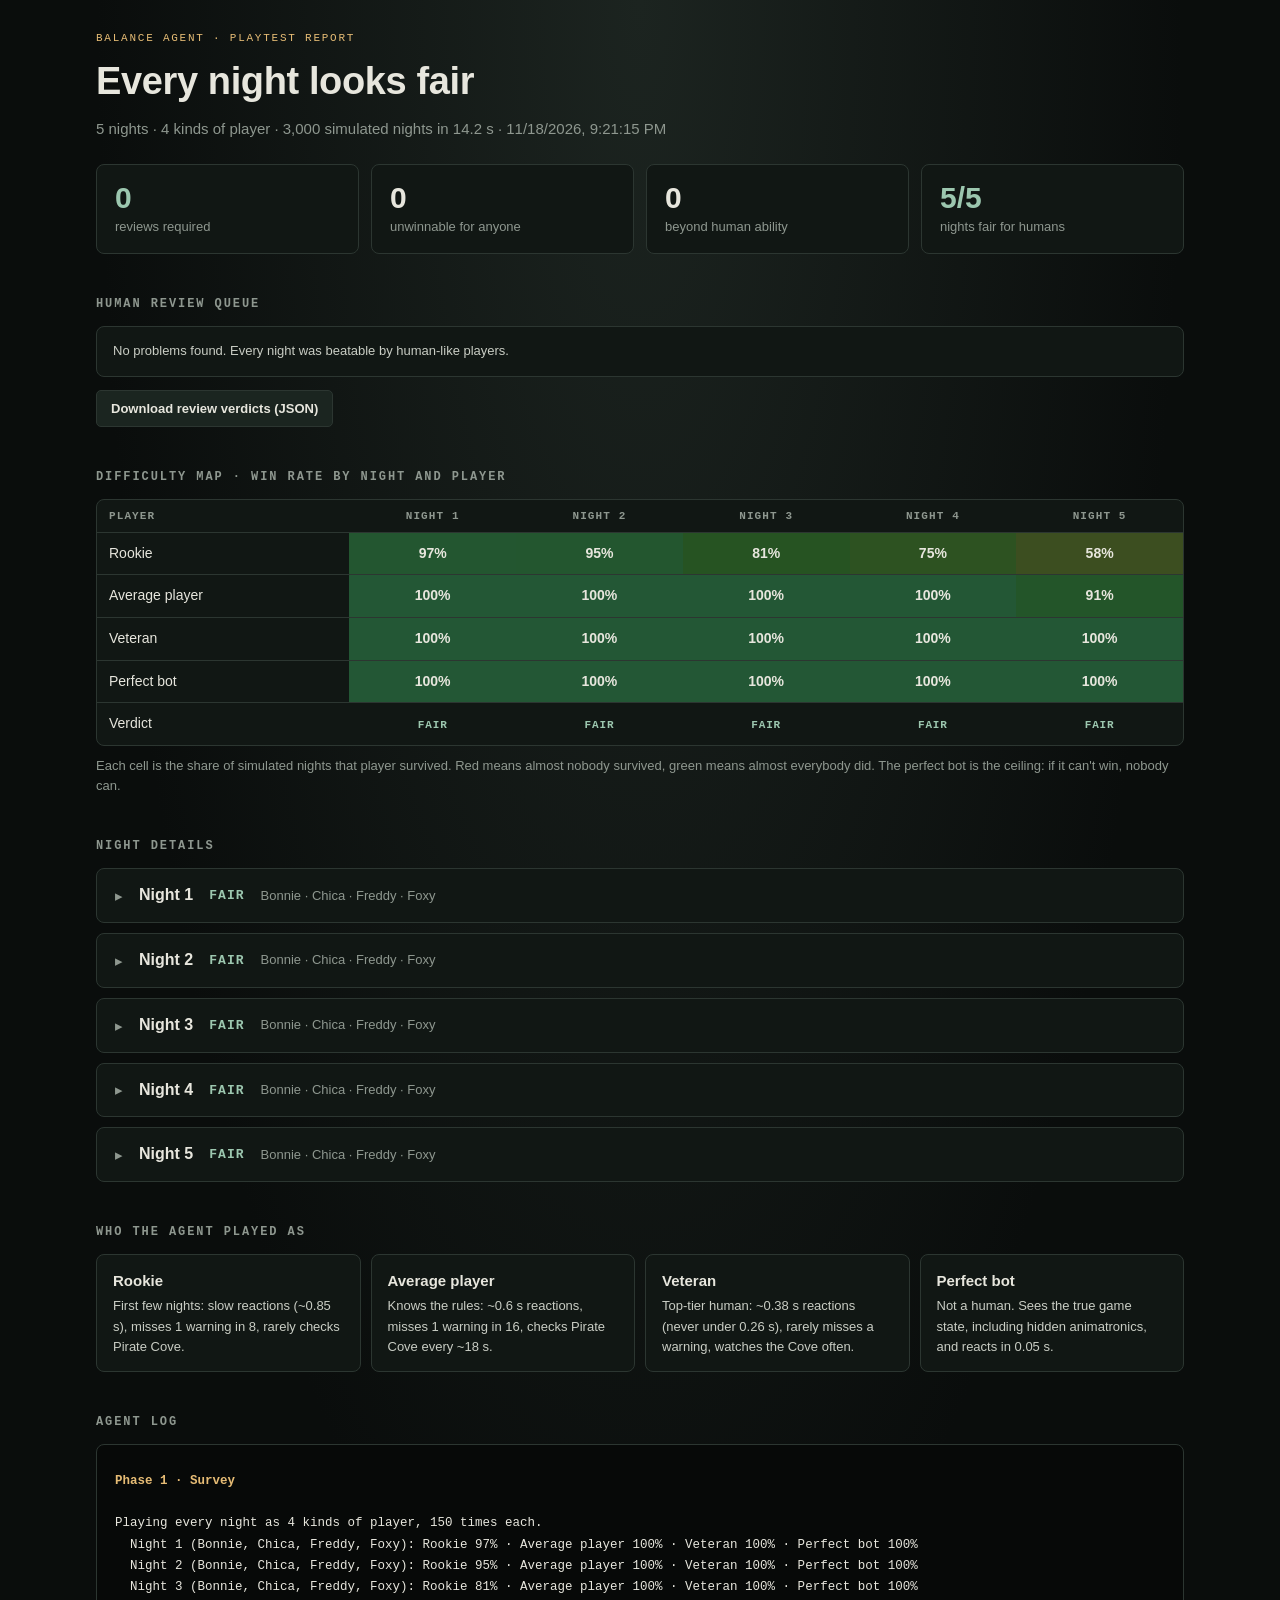
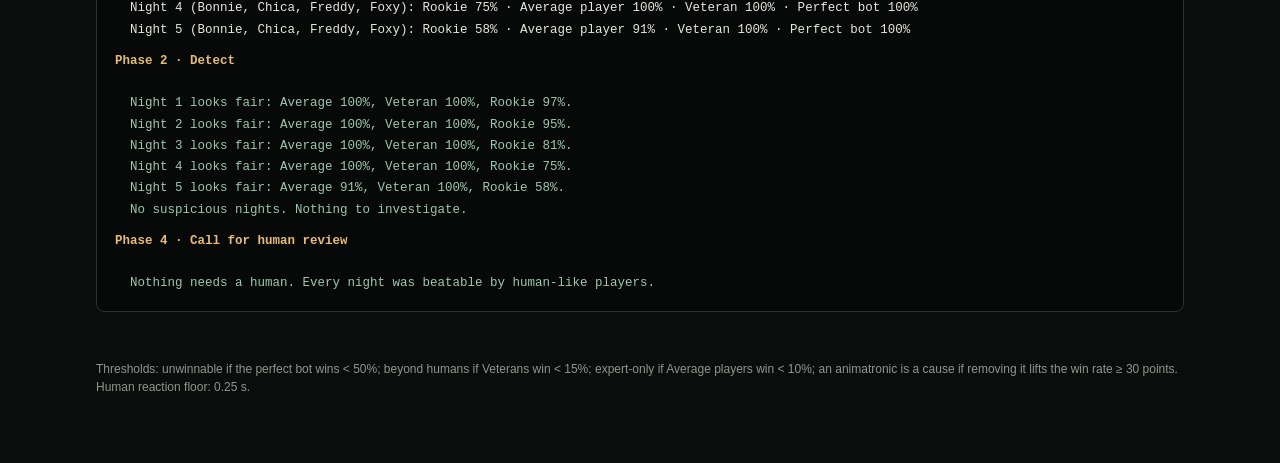
<file: balance-agent/reports/baseline-report.html>
<!doctype html>
<html lang="en">
<head>
<meta charset="utf-8">
<meta name="viewport" content="width=device-width, initial-scale=1">
<meta name="theme-color" content="#0a0d0c">
<title>Balance Agent Report</title>
<link rel="icon" href="data:,">
<style>
:root { color-scheme: dark; --bg:#0a0d0c; --panel:#111714; --panel-2:#161f1a; --edge:#2c3631; --paper:#e7e6dd; --muted:#8e978f; --mint:#9cc7af; --amber:#e6bc75; --red:#e99b8d; --critical:#ff7a6b; --mono:ui-monospace,SFMono-Regular,Menlo,Consolas,monospace; }
* { box-sizing:border-box; }
body { margin:0; background:radial-gradient(ellipse at 50% 0,#1c2420 0,transparent 60%),var(--bg); color:var(--paper); font:15px/1.55 -apple-system,BlinkMacSystemFont,"Segoe UI",Arial,sans-serif; }
main { width:min(1120px,100%); margin:0 auto; padding:32px 16px 64px; }
a { color:var(--amber); }
h1,h2,h3 { margin:0; font-weight:600; }
h2 { font:600 12px/1 var(--mono); letter-spacing:.16em; color:var(--muted); text-transform:uppercase; margin:44px 0 16px; }
.eyebrow { font:11px var(--mono); letter-spacing:.16em; color:var(--amber); text-transform:uppercase; }
header h1 { font-size:clamp(26px,4vw,38px); margin:8px 0 6px; letter-spacing:-.01em; }
header p { margin:0; color:var(--muted); }
.notice { margin-top:18px; padding:12px 14px; border:1px dashed var(--amber); border-radius:6px; color:var(--amber); font-size:13px; }
.notice code { font-family:var(--mono); color:var(--paper); }
.headline { display:flex; flex-wrap:wrap; gap:12px; margin-top:24px; }
.stat { flex:1 1 160px; padding:16px 18px; background:var(--panel); border:1px solid var(--edge); border-radius:8px; }
.stat strong { display:block; font-size:30px; line-height:1.1; font-variant-numeric:tabular-nums; }
.stat span { font-size:13px; color:var(--muted); }
.stat.alert { border-color:#6b3a33; background:#1d1312; }
.stat.alert strong { color:var(--red); }
.stat.ok strong { color:var(--mint); }
.ticket { margin-bottom:18px; background:var(--panel); border:1px solid var(--edge); border-left:4px solid var(--red); border-radius:8px; overflow:hidden; scroll-margin-top:16px; }
.ticket.critical { border-left-color:var(--critical); }
.ticket.medium { border-left-color:var(--amber); }
.ticket-head { padding:18px 20px 14px; display:grid; gap:6px; }
.badges { display:flex; flex-wrap:wrap; gap:6px; align-items:center; }
.badge { font:600 10px/1 var(--mono); letter-spacing:.12em; text-transform:uppercase; padding:5px 7px; border-radius:3px; border:1px solid var(--edge); color:var(--muted); }
.badge.critical { color:#1a0d0b; background:var(--critical); border-color:var(--critical); }
.badge.high { color:#1a0d0b; background:var(--red); border-color:var(--red); }
.badge.medium { color:#1a140a; background:var(--amber); border-color:var(--amber); }
.badge.done { color:#0d1a12; background:var(--mint); border-color:var(--mint); }
.ticket h3 { font-size:20px; line-height:1.3; }
.ticket-head p { margin:0; color:#c9cdc4; }
.swatch { display:inline-block; width:10px; height:10px; border-radius:2px; margin-right:6px; vertical-align:baseline; }
.ticket-body { display:grid; grid-template-columns:minmax(0,1fr) minmax(0,1fr); border-top:1px solid var(--edge); }
.ticket-body section { padding:16px 20px; }
.ticket-body section + section { border-left:1px solid var(--edge); }
.ticket-body h4 { margin:0 0 10px; font:600 11px var(--mono); letter-spacing:.12em; color:var(--muted); text-transform:uppercase; }
.ticket-body ul, .ticket-body ol { margin:0; padding-left:18px; }
.ticket-body li { margin:0 0 7px; font-size:14px; color:#d2d6cd; }
.timeline { list-style:none; padding:0!important; font:12.5px/1.5 var(--mono); }
.timeline li { display:grid; grid-template-columns:72px 1fr; gap:8px; margin:0 0 5px!important; font-size:12.5px!important; }
.timeline time { color:var(--muted); }
.timeline .tone-danger { color:var(--red); } .timeline .tone-warning { color:var(--amber); } .timeline .tone-safe { color:var(--mint); } .timeline .tone-player { color:#b9c4d6; }
.fix { margin:14px 0 0; padding:12px 14px; background:var(--panel-2); border-radius:6px; font-size:14px; color:#d2d6cd; }
.fix b { color:var(--mint); }
.review { padding:16px 20px 18px; border-top:1px solid var(--edge); background:var(--panel-2); display:grid; gap:12px; }
.actions { display:flex; flex-wrap:wrap; gap:8px; align-items:center; }
.button { font-family:inherit; font-size:13px; font-weight:600; line-height:1; display:inline-flex; align-items:center; gap:8px; padding:11px 14px; border-radius:5px; border:1px solid var(--edge); background:#1b2520; color:var(--paper); cursor:pointer; text-decoration:none; }
.button:hover { border-color:var(--mint); }
.button:focus-visible, textarea:focus-visible { outline:2px solid var(--amber); outline-offset:2px; }
.button.play { background:var(--amber); border-color:var(--amber); color:#191e16; }
.button[aria-pressed=true] { background:#2b3d33; border-color:var(--mint); color:var(--mint); }
.verdict-label { font-size:13px; color:var(--muted); margin-right:4px; }
textarea { width:100%; min-height:64px; resize:vertical; padding:10px 12px; border-radius:5px; border:1px solid var(--edge); background:#0d1210; color:var(--paper); font-family:inherit; font-size:14px; line-height:1.5; }
.saved { font-size:12px; color:var(--muted); }
.table-wrap { overflow-x:auto; border:1px solid var(--edge); border-radius:8px; background:var(--panel); }
table { width:100%; border-collapse:collapse; font-size:14px; }
th, td { padding:10px 12px; text-align:left; border-bottom:1px solid var(--edge); white-space:nowrap; }
th { font:600 11px var(--mono); letter-spacing:.1em; color:var(--muted); text-transform:uppercase; }
tr:last-child td { border-bottom:0; }
td.rate { text-align:center; font-variant-numeric:tabular-nums; font-weight:600; }
.status { font:600 11px var(--mono); letter-spacing:.08em; text-transform:uppercase; }
.status.fair { color:var(--mint); } .status.unwinnable { color:var(--critical); } .status.beyond-humans { color:var(--red); } .status.expert-only { color:var(--amber); }
.legend { margin-top:10px; font-size:13px; color:var(--muted); }
details.night { margin-bottom:10px; background:var(--panel); border:1px solid var(--edge); border-radius:8px; }
details.night summary { cursor:pointer; padding:14px 18px; display:flex; flex-wrap:wrap; gap:10px 16px; align-items:center; list-style:none; }
details.night summary::-webkit-details-marker { display:none; }
details.night summary::before { content:'▸'; color:var(--muted); }
details.night[open] summary::before { content:'▾'; }
details.night summary strong { font-size:16px; }
details.night summary span { color:var(--muted); font-size:13px; }
.night-body { padding:0 18px 18px; display:grid; grid-template-columns:minmax(0,1fr); gap:18px; }
.night-body h4 { margin:0 0 8px; font:600 11px var(--mono); letter-spacing:.12em; color:var(--muted); text-transform:uppercase; }
.bars { display:grid; gap:8px; }
.bar-row { display:grid; grid-template-columns:120px 1fr 52px; gap:10px; align-items:center; font-size:13px; }
.bar { display:flex; height:14px; border-radius:3px; overflow:hidden; background:#1e2823; }
.bar i { display:block; height:100%; }
.bar-row b { text-align:right; font-variant-numeric:tabular-nums; }
.keys { display:flex; flex-wrap:wrap; gap:12px; font-size:12px; color:var(--muted); }
.issue { color:var(--red); white-space:normal; min-width:260px; font-size:13px; }
.log { margin:0; padding:16px 18px; background:#070908; border:1px solid var(--edge); border-radius:8px; font:12.5px/1.7 var(--mono); overflow-x:auto; white-space:pre-wrap; }
.log .tone-phase { color:var(--amber); font-weight:700; display:block; margin-top:10px; }
.log .tone-heading { color:var(--paper); font-weight:700; }
.log .tone-danger { color:var(--red); } .log .tone-warning { color:var(--amber); } .log .tone-safe { color:var(--mint); } .log .tone-muted { color:#6f786f; }
.players { display:grid; grid-template-columns:repeat(auto-fit,minmax(220px,1fr)); gap:10px; }
.player { padding:14px 16px; background:var(--panel); border:1px solid var(--edge); border-radius:8px; font-size:13px; color:#c9cdc4; }
.player strong { display:block; color:var(--paper); font-size:15px; margin-bottom:4px; }
.export { margin-top:6px; }
footer { margin-top:48px; color:var(--muted); font-size:12px; }
@media (max-width:760px) {
  .ticket-body { grid-template-columns:minmax(0,1fr); }
  .night-body { padding:0 12px 14px; }
  .ticket-body section + section { border-left:0; border-top:1px solid var(--edge); }
  .bar-row { grid-template-columns:90px 1fr 44px; }
  .timeline li { grid-template-columns:62px 1fr; }
}
</style>
</head>
<body>
<main>
  <header>
    <p class="eyebrow">Balance agent · playtest report</p>
    <h1 id="headline">Loading report…</h1>
    <p id="subhead"></p>
    <p id="file-notice" class="notice" hidden>To play a flagged night from this page, serve the game folder first: run <code>python3 -m http.server 8000</code> in the repo folder, then open <code>http://localhost:8000/balance-agent/reports/balance-report.html</code>.</p>
    <div class="headline" id="stats"></div>
  </header>

  <h2>Human review queue</h2>
  <div id="tickets"></div>
  <div class="export"><button class="button" id="export" type="button">Download review verdicts (JSON)</button> <span class="saved" id="export-note"></span></div>

  <h2>Difficulty map · win rate by night and player</h2>
  <div class="table-wrap"><table id="map"></table></div>
  <p class="legend">Each cell is the share of simulated nights that player survived. Red means almost nobody survived, green means almost everybody did. The perfect bot is the ceiling: if it can't win, nobody can.</p>

  <h2>Night details</h2>
  <div id="nights"></div>

  <h2>Who the agent played as</h2>
  <div class="players" id="players"></div>

  <h2>Agent log</h2>
  <pre class="log" id="log"></pre>

  <footer id="footer"></footer>
</main>
<script id="report-data" type="application/json">{"meta":{"generatedAt":"2026-11-18T21:21:15.501Z","seconds":14.184,"runsPerPlayer":150,"investigationRuns":90,"simulatedNights":3000,"reactionFloor":0.25},"thresholds":{"unwinnable":0.5,"beyondHumans":0.15,"expertOnly":0.1,"culpritLift":0.3,"spike":0.4},"players":[{"id":"rookie","label":"Rookie","kind":"human","blurb":"First few nights: slow reactions (~0.85 s), misses 1 warning in 8, rarely checks Pirate Cove."},{"id":"average","label":"Average player","kind":"human","blurb":"Knows the rules: ~0.6 s reactions, misses 1 warning in 16, checks Pirate Cove every ~18 s."},{"id":"veteran","label":"Veteran","kind":"human","blurb":"Top-tier human: ~0.38 s reactions (never under 0.26 s), rarely misses a warning, watches the Cove often."},{"id":"perfect","label":"Perfect bot","kind":"bot","blurb":"Not a human. Sees the true game state, including hidden animatronics, and reacts in 0.05 s."}],"nights":[{"night":1,"roster":["Bonnie","Chica","Freddy","Foxy"],"results":{"rookie":{"runs":150,"winRate":0.9666666666666667,"causes":{"bonnie":2,"freddy":3},"meanLossTime":296.1200000000331,"meanPowerAtWin":39.192503448260204,"meanOutageAt":null,"outageRate":0,"meanDoorSeconds":{"left":19.32966666666681,"right":13.848666666666729},"firstLossSeed":4216464424,"lossSeeds":{"bonnie":4216464424,"freddy":3227526235}},"average":{"runs":150,"winRate":1,"causes":{},"meanLossTime":null,"meanPowerAtWin":38.1509733333187,"meanOutageAt":null,"outageRate":0,"meanDoorSeconds":{"left":18.891333333333467,"right":13.64333333333339},"firstLossSeed":null,"lossSeeds":{}},"veteran":{"runs":150,"winRate":1,"causes":{},"meanLossTime":null,"meanPowerAtWin":37.16744666665298,"meanOutageAt":null,"outageRate":0,"meanDoorSeconds":{"left":17.807666666666773,"right":12.731000000000048},"firstLossSeed":null,"lossSeeds":{}},"perfect":{"runs":150,"winRate":1,"causes":{},"meanLossTime":null,"meanPowerAtWin":42.592113333313264,"meanOutageAt":null,"outageRate":0,"meanDoorSeconds":{"left":12.024333333333345,"right":9.043999999999999},"firstLossSeed":null,"lossSeeds":{}}},"audit":{"spare":49.599999999999994,"animatronics":[{"id":"bonnie","name":"Bonnie","side":"left","color":"#b79ae8","startAt":35,"warning":7,"cues":["camera (CAM 1A, 1B, 2A, 2B)","doorway warning","footsteps"],"doorDuty":0.04285714285714286,"minPower":3.064285714285714,"issues":[]},{"id":"chica","name":"Chica","side":"right","color":"#e3c56e","startAt":65,"warning":7,"cues":["camera (CAM 1A, 1B, 7, 4A, 4B)","doorway warning","footsteps"],"doorDuty":0.030612244897959183,"minPower":1.986734693877551,"issues":[]},{"id":"freddy","name":"Freddy","side":"right","color":"#d8a07b","startAt":190,"warning":5,"cues":["camera (CAM 1A, 1B, 7, 4A, 4B)","doorway warning","footsteps"],"doorDuty":0.022556390977443608,"minPower":0.8436090225563909,"issues":[]},{"id":"foxy","name":"Foxy","side":"left","color":"#e78674","startAt":75,"warning":6,"cues":["camera (CAM 1C, 2A)","sprint warning","footsteps"],"doorDuty":0.0026139334015229006,"minPower":4.633719740879646,"issues":[]}]},"humanRate":1,"spike":0,"status":"fair"},{"night":2,"roster":["Bonnie","Chica","Freddy","Foxy"],"results":{"rookie":{"runs":150,"winRate":0.9533333333333334,"causes":{"chica":2,"freddy":5},"meanLossTime":279.6500000000293,"meanPowerAtWin":35.0840073426461,"meanOutageAt":null,"outageRate":0,"meanDoorSeconds":{"left":20.72866666666683,"right":16.3110000000001},"firstLossSeed":1732568554,"lossSeeds":{"chica":1732568554,"freddy":1732715649}},"average":{"runs":150,"winRate":1,"causes":{},"meanLossTime":null,"meanPowerAtWin":34.98768333332248,"meanOutageAt":null,"outageRate":0,"meanDoorSeconds":{"left":19.778333333333485,"right":15.69500000000009},"firstLossSeed":null,"lossSeeds":{}},"veteran":{"runs":150,"winRate":1,"causes":{},"meanLossTime":null,"meanPowerAtWin":33.97767666665692,"meanOutageAt":null,"outageRate":0,"meanDoorSeconds":{"left":18.848666666666784,"right":14.820666666666744},"firstLossSeed":null,"lossSeeds":{}},"perfect":{"runs":150,"winRate":1,"causes":{},"meanLossTime":null,"meanPowerAtWin":37.96382333332103,"meanOutageAt":null,"outageRate":0,"meanDoorSeconds":{"left":14.890000000000045,"right":11.992333333333345},"firstLossSeed":null,"lossSeeds":{}}},"audit":{"spare":47.07999999999999,"animatronics":[{"id":"bonnie","name":"Bonnie","side":"left","color":"#b79ae8","startAt":29.75,"warning":6.44,"cues":["camera (CAM 1A, 1B, 2A, 2B)","doorway warning","footsteps"],"doorDuty":0.04728877679697352,"minPower":3.435766078184111,"issues":[]},{"id":"chica","name":"Chica","side":"right","color":"#e3c56e","startAt":55.25,"warning":6.44,"cues":["camera (CAM 1A, 1B, 7, 4A, 4B)","doorway warning","footsteps"],"doorDuty":0.03384476534296029,"minPower":2.2691222924187726,"issues":[]},{"id":"freddy","name":"Freddy","side":"right","color":"#d8a07b","startAt":161.5,"warning":4.6000000000000005,"cues":["camera (CAM 1A, 1B, 7, 4A, 4B)","doorway warning","footsteps"],"doorDuty":0.024979184013322234,"minPower":1.090840965861782,"issues":[]},{"id":"foxy","name":"Foxy","side":"left","color":"#e78674","startAt":63.75,"warning":5.5200000000000005,"cues":["camera (CAM 1C, 2A)","sprint warning","footsteps"],"doorDuty":0.0029993905964058576,"minPower":5.526902067232164,"issues":[]}]},"humanRate":1,"spike":0,"status":"fair"},{"night":3,"roster":["Bonnie","Chica","Freddy","Foxy"],"results":{"rookie":{"runs":150,"winRate":0.8133333333333334,"causes":{"chica":5,"freddy":11,"bonnie":12},"meanLossTime":246.68392857145045,"meanPowerAtWin":29.69334754098534,"meanOutageAt":null,"outageRate":0,"meanDoorSeconds":{"left":23.17466666666685,"right":20.240000000000144},"firstLossSeed":2599112054,"lossSeeds":{"chica":2599112054,"freddy":2800443482,"bonnie":561326767}},"average":{"runs":150,"winRate":1,"causes":{},"meanLossTime":null,"meanPowerAtWin":29.89079333333557,"meanOutageAt":null,"outageRate":0,"meanDoorSeconds":{"left":23.55166666666685,"right":21.81733333333351},"firstLossSeed":null,"lossSeeds":{}},"veteran":{"runs":150,"winRate":1,"causes":{},"meanLossTime":null,"meanPowerAtWin":29.32799333333606,"meanOutageAt":null,"outageRate":0,"meanDoorSeconds":{"left":22.241666666666855,"right":20.95366666666683},"firstLossSeed":null,"lossSeeds":{}},"perfect":{"runs":150,"winRate":1,"causes":{},"meanLossTime":null,"meanPowerAtWin":33.8517600000009,"meanOutageAt":null,"outageRate":0,"meanDoorSeconds":{"left":15.864666666666738,"right":14.918000000000044},"firstLossSeed":null,"lossSeeds":{}}},"audit":{"spare":44.55999999999999,"animatronics":[{"id":"bonnie","name":"Bonnie","side":"left","color":"#b79ae8","startAt":24.5,"warning":5.95,"cues":["camera (CAM 1A, 1B, 2A, 2B)","doorway warning","footsteps"],"doorDuty":0.05267778753292361,"minPower":3.888147497805092,"issues":[]},{"id":"chica","name":"Chica","side":"right","color":"#e3c56e","startAt":45.5,"warning":5.95,"cues":["camera (CAM 1A, 1B, 7, 4A, 4B)","doorway warning","footsteps"],"doorDuty":0.03780718336483931,"minPower":2.615879017013232,"issues":[]},{"id":"freddy","name":"Freddy","side":"right","color":"#d8a07b","startAt":133,"warning":4.25,"cues":["camera (CAM 1A, 1B, 7, 4A, 4B)","doorway warning","footsteps"],"doorDuty":0.027972027972027972,"minPower":1.396923076923077,"issues":[]},{"id":"foxy","name":"Foxy","side":"left","color":"#e78674","startAt":52.5,"warning":5.1,"cues":["camera (CAM 1C, 2A)","sprint warning","footsteps"],"doorDuty":0.003384313086312435,"minPower":6.473006424535479,"issues":[]}]},"humanRate":1,"spike":0,"status":"fair"},{"night":4,"roster":["Bonnie","Chica","Freddy","Foxy"],"results":{"rookie":{"runs":150,"winRate":0.7533333333333333,"causes":{"freddy":12,"chica":10,"bonnie":15},"meanLossTime":221.69054054055803,"meanPowerAtWin":25.295377433641644,"meanOutageAt":null,"outageRate":0,"meanDoorSeconds":{"left":25.33266666666689,"right":21.077000000000165},"firstLossSeed":562236789,"lossSeeds":{"freddy":562236789,"chica":495126313,"bonnie":139323077}},"average":{"runs":150,"winRate":1,"causes":{},"meanLossTime":null,"meanPowerAtWin":25.517423333345626,"meanOutageAt":null,"outageRate":0,"meanDoorSeconds":{"left":27.21866666666693,"right":23.413000000000185},"firstLossSeed":null,"lossSeeds":{}},"veteran":{"runs":150,"winRate":1,"causes":{},"meanLossTime":null,"meanPowerAtWin":25.75701000001091,"meanOutageAt":null,"outageRate":0,"meanDoorSeconds":{"left":25.79433333333359,"right":22.086333333333503},"firstLossSeed":null,"lossSeeds":{}},"perfect":{"runs":150,"winRate":1,"causes":{},"meanLossTime":null,"meanPowerAtWin":29.59604333334738,"meanOutageAt":null,"outageRate":0,"meanDoorSeconds":{"left":18.069333333333464,"right":16.6450000000001},"firstLossSeed":null,"lossSeeds":{}}},"audit":{"spare":42.04,"animatronics":[{"id":"bonnie","name":"Bonnie","side":"left","color":"#b79ae8","startAt":19.25,"warning":5.25,"cues":["camera (CAM 1A, 1B, 2A, 2B)","doorway warning","footsteps"],"doorDuty":0.05830903790087463,"minPower":4.371137026239067,"issues":[]},{"id":"chica","name":"Chica","side":"right","color":"#e3c56e","startAt":35.75,"warning":5.25,"cues":["camera (CAM 1A, 1B, 7, 4A, 4B)","doorway warning","footsteps"],"doorDuty":0.04189359028068706,"minPower":2.988479262672811,"issues":[]},{"id":"freddy","name":"Freddy","side":"right","color":"#d8a07b","startAt":104.50000000000001,"warning":3.75,"cues":["camera (CAM 1A, 1B, 7, 4A, 4B)","doorway warning","footsteps"],"doorDuty":0.031007751937984496,"minPower":1.7429457364341086,"issues":[]},{"id":"foxy","name":"Foxy","side":"left","color":"#e78674","startAt":41.25,"warning":4.5,"cues":["camera (CAM 1C, 2A)","sprint warning","footsteps"],"doorDuty":0.0037754004641421864,"minPower":7.485203345219903,"issues":[]}]},"humanRate":1,"spike":0,"status":"fair"},{"night":5,"roster":["Bonnie","Chica","Freddy","Foxy"],"results":{"rookie":{"runs":150,"winRate":0.58,"causes":{"bonnie":31,"freddy":23,"chica":9},"meanLossTime":218.73809523811326,"meanPowerAtWin":20.02652643679192,"meanOutageAt":null,"outageRate":0,"meanDoorSeconds":{"left":25.306666666666857,"right":23.294666666666846},"firstLossSeed":1197124411,"lossSeeds":{"bonnie":1197124411,"freddy":1213902030,"chica":3636641316}},"average":{"runs":150,"winRate":0.9133333333333333,"causes":{"freddy":10,"bonnie":2,"chica":1},"meanLossTime":249.31923076925324,"meanPowerAtWin":20.452013138695303,"meanOutageAt":null,"outageRate":0,"meanDoorSeconds":{"left":28.74600000000029,"right":28.53133333333361},"firstLossSeed":3942757331,"lossSeeds":{"freddy":3942757331,"bonnie":2181651789,"chica":1639302383}},"veteran":{"runs":150,"winRate":1,"causes":{},"meanLossTime":null,"meanPowerAtWin":20.706553333341063,"meanOutageAt":null,"outageRate":0,"meanDoorSeconds":{"left":28.93866666666693,"right":28.49266666666695},"firstLossSeed":null,"lossSeeds":{}},"perfect":{"runs":150,"winRate":1,"causes":{},"meanLossTime":null,"meanPowerAtWin":25.23680666667906,"meanOutageAt":null,"outageRate":0,"meanDoorSeconds":{"left":21.00000000000012,"right":19.42266666666679},"firstLossSeed":null,"lossSeeds":{}}},"audit":{"spare":39.519999999999996,"animatronics":[{"id":"bonnie","name":"Bonnie","side":"left","color":"#b79ae8","startAt":15.75,"warning":4.62,"cues":["camera (CAM 1A, 1B, 2A, 2B)","doorway warning","footsteps"],"doorDuty":0.06435006435006435,"minPower":4.873552123552124,"issues":[]},{"id":"chica","name":"Chica","side":"right","color":"#e3c56e","startAt":29.25,"warning":4.62,"cues":["camera (CAM 1A, 1B, 7, 4A, 4B)","doorway warning","footsteps"],"doorDuty":0.0462820117247763,"minPower":3.3677105831533476,"issues":[]},{"id":"freddy","name":"Freddy","side":"right","color":"#d8a07b","startAt":85.5,"warning":3.3000000000000003,"cues":["camera (CAM 1A, 1B, 7, 4A, 4B)","doorway warning","footsteps"],"doorDuty":0.03426613363792119,"minPower":2.0693318103940608,"issues":[]},{"id":"foxy","name":"Foxy","side":"left","color":"#e78674","startAt":33.75,"warning":3.9600000000000004,"cues":["camera (CAM 1C, 2A)","sprint warning","footsteps"],"doorDuty":0.004168433720091489,"minPower":8.458898337338656,"issues":[]}]},"humanRate":0.9566666666666667,"spike":0,"status":"fair"}],"tickets":[],"log":[{"text":"Phase 1 · Survey","tone":"phase","indent":0},{"text":"Playing every night as 4 kinds of player, 150 times each.","tone":"normal","indent":0},{"text":"Night 1 (Bonnie, Chica, Freddy, Foxy): Rookie 97% · Average player 100% · Veteran 100% · Perfect bot 100%","tone":"normal","indent":1},{"text":"Night 2 (Bonnie, Chica, Freddy, Foxy): Rookie 95% · Average player 100% · Veteran 100% · Perfect bot 100%","tone":"normal","indent":1},{"text":"Night 3 (Bonnie, Chica, Freddy, Foxy): Rookie 81% · Average player 100% · Veteran 100% · Perfect bot 100%","tone":"normal","indent":1},{"text":"Night 4 (Bonnie, Chica, Freddy, Foxy): Rookie 75% · Average player 100% · Veteran 100% · Perfect bot 100%","tone":"normal","indent":1},{"text":"Night 5 (Bonnie, Chica, Freddy, Foxy): Rookie 58% · Average player 91% · Veteran 100% · Perfect bot 100%","tone":"normal","indent":1},{"text":"Phase 2 · Detect","tone":"phase","indent":0},{"text":"Night 1 looks fair: Average 100%, Veteran 100%, Rookie 97%.","tone":"safe","indent":1},{"text":"Night 2 looks fair: Average 100%, Veteran 100%, Rookie 95%.","tone":"safe","indent":1},{"text":"Night 3 looks fair: Average 100%, Veteran 100%, Rookie 81%.","tone":"safe","indent":1},{"text":"Night 4 looks fair: Average 100%, Veteran 100%, Rookie 75%.","tone":"safe","indent":1},{"text":"Night 5 looks fair: Average 91%, Veteran 100%, Rookie 58%.","tone":"safe","indent":1},{"text":"No suspicious nights. Nothing to investigate.","tone":"safe","indent":1},{"text":"Phase 4 · Call for human review","tone":"phase","indent":0},{"text":"Nothing needs a human. Every night was beatable by human-like players.","tone":"safe","indent":1}]}</script>
<script>
const data = JSON.parse(document.getElementById('report-data').textContent);
const pct = rate => `${Math.round(rate * 100)}%`;
function el(tag, attrs = {}, ...children) {
  const node = document.createElement(tag);
  for (const [key, value] of Object.entries(attrs)) {
    if (value === false || value == null) continue;
    if (key === 'class') node.className = value;
    else if (key === 'style') node.setAttribute('style', value);
    else if (key.startsWith('on')) node.addEventListener(key.slice(2), value);
    else node.setAttribute(key, value === true ? '' : value);
  }
  for (const child of children.flat()) if (child !== null && child !== undefined && child !== false) node.append(child.nodeType ? child : String(child));
  return node;
}
const store = {
  key: id => `fnaf-balance-review:${id}`,
  get(id) { try { return JSON.parse(localStorage.getItem(this.key(id))) ?? {}; } catch { return {}; } },
  set(id, value) { try { localStorage.setItem(this.key(id), JSON.stringify(value)); return true; } catch { return false; } },
};
const rateColor = rate => `hsl(${Math.round(4 + rate * 136)} 42% ${18 + rate * 6}%)`;
const STATUS = { fair: 'Fair', unwinnable: 'Unwinnable', 'beyond-humans': 'Beyond humans', 'expert-only': 'Expert only' };
const VERDICTS = [['unfair', 'Confirm: unfair'], ['tune', 'Needs tuning'], ['fine', 'Not a problem']];
const CAUSE_COLORS = ['#e99b8d', '#e6bc75', '#9cc7af', '#b79ae8', '#7fd1c7', '#d8a07b', '#9aa3ad'];

const fileMode = location.protocol === 'file:';
document.getElementById('file-notice').hidden = !fileMode;
const tickets = data.tickets;
const required = tickets.filter(t => t.reviewRequired).length;
document.getElementById('headline').textContent = tickets.length
  ? `${tickets.length} area${tickets.length === 1 ? '' : 's'} flagged for human review`
  : 'Every night looks fair';
const generated = new Date(data.meta.generatedAt);
document.getElementById('subhead').textContent = `${data.nights.length} nights · ${data.players.length} kinds of player · ${data.meta.simulatedNights.toLocaleString()} simulated nights in ${data.meta.seconds.toFixed(1)} s · ${generated.toLocaleString()}`;

const stats = document.getElementById('stats');
const fair = data.nights.filter(n => n.status === 'fair').length;
stats.append(
  el('div', { class: `stat ${required ? 'alert' : 'ok'}` }, el('strong', {}, required), el('span', {}, 'reviews required')),
  el('div', { class: 'stat' }, el('strong', {}, tickets.filter(t => t.severity === 'critical').length), el('span', {}, 'unwinnable for anyone')),
  el('div', { class: 'stat' }, el('strong', {}, tickets.filter(t => t.severity === 'high').length), el('span', {}, 'beyond human ability')),
  el('div', { class: 'stat ok' }, el('strong', {}, `${fair}/${data.nights.length}`), el('span', {}, 'nights fair for humans')),
);

const ticketBox = document.getElementById('tickets');
if (!tickets.length) ticketBox.append(el('p', { class: 'player' }, 'No problems found. Every night was beatable by human-like players.'));
for (const ticket of tickets) {
  const saved = store.get(ticket.id);
  const playHref = `../../index.html?review=${ticket.night}&note=${encodeURIComponent(ticket.play.note)}`;
  const savedNote = el('span', { class: 'saved' }, saved.at ? `Saved ${new Date(saved.at).toLocaleString()}` : 'Not reviewed yet');
  const doneBadge = el('span', { class: 'badge done', hidden: !saved.verdict }, 'Reviewed');
  const notes = el('textarea', { 'aria-label': `Reviewer notes for ${ticket.title}`, placeholder: 'What happened when you played it? (saved in this browser)' });
  notes.value = saved.notes ?? '';
  const buttons = VERDICTS.map(([value, label]) => el('button', { class: 'button', type: 'button', 'aria-pressed': String(saved.verdict === value), 'data-verdict': value }, label));
  const persist = verdict => {
    const record = { ...store.get(ticket.id), notes: notes.value, at: Date.now() };
    if (verdict) record.verdict = verdict;
    const ok = store.set(ticket.id, record);
    for (const button of buttons) button.setAttribute('aria-pressed', String(button.dataset.verdict === record.verdict));
    doneBadge.hidden = !record.verdict;
    savedNote.textContent = ok ? `Saved ${new Date(record.at).toLocaleString()}` : 'Could not save in this browser; use the download button.';
  };
  for (const button of buttons) button.addEventListener('click', () => persist(button.dataset.verdict));
  notes.addEventListener('change', () => persist());
  ticketBox.append(el('article', { class: `ticket ${ticket.severity}`, id: `night-${ticket.night}`, 'data-ticket': ticket.id },
    el('div', { class: 'ticket-head' },
      el('div', { class: 'badges' },
        el('span', { class: `badge ${ticket.severity}` }, ticket.severity),
        el('span', { class: 'badge' }, `Night ${ticket.night}`),
        el('span', { class: 'badge' }, el('span', { class: 'swatch', style: `background:${ticket.animatronic.color}` }), ticket.animatronic.name, ` · ${ticket.animatronic.side} door`),
        el('span', { class: 'badge' }, `${ticket.confidence} confidence`),
        el('span', { class: 'badge' }, ticket.reviewRequired ? 'Review required' : 'Review suggested'),
        doneBadge),
      el('h3', {}, ticket.title),
      el('p', {}, ticket.summary)),
    el('div', { class: 'ticket-body' },
      el('section', {}, el('h4', {}, 'Evidence'), el('ul', {}, ticket.evidence.map(item => el('li', {}, item))),
        el('p', { class: 'fix' }, el('b', {}, 'Suggested fix: '), ticket.suggestion)),
      el('section', {},
        el('h4', {}, ticket.timeline.length ? 'One Veteran loss, last moments' : 'Timeline'),
        ticket.timeline.length
          ? el('ol', { class: 'timeline' }, ticket.timeline.map(event => el('li', {}, el('time', {}, event.clock), el('span', { class: `tone-${event.tone}` }, event.text))))
          : el('p', {}, 'No losing run to show.'),
        el('h4', { style: 'margin-top:16px' }, 'When you play it, check'),
        el('ol', {}, ticket.checklist.map(item => el('li', {}, item))))),
    el('div', { class: 'review' },
      el('div', { class: 'actions' },
        el('a', { class: 'button play', href: playHref, title: fileMode ? 'Serve the folder first (see the note at the top)' : null }, `▶ Play Night ${ticket.night} yourself`),
        el('span', { class: 'verdict-label' }, 'Your verdict:'), buttons),
      notes, savedNote)));
}

document.getElementById('export').addEventListener('click', () => {
  const reviews = tickets.map(t => ({ id: t.id, night: t.night, animatronic: t.animatronic.name, title: t.title, severity: t.severity, ...store.get(t.id) }));
  const blob = new Blob([JSON.stringify({ report: data.meta.generatedAt, reviews }, null, 2)], { type: 'application/json' });
  const link = el('a', { href: URL.createObjectURL(blob), download: 'balance-review-verdicts.json' });
  document.body.append(link); link.click(); link.remove();
  document.getElementById('export-note').textContent = `${reviews.filter(r => r.verdict).length} of ${reviews.length} reviewed.`;
});

const map = document.getElementById('map');
map.append(el('thead', {}, el('tr', {}, el('th', {}, 'Player'), data.nights.map(n => el('th', { style: 'text-align:center' }, `Night ${n.night}`)))));
const body = el('tbody');
for (const player of data.players) {
  body.append(el('tr', {}, el('td', {}, player.label), data.nights.map(n => {
    const rate = n.results[player.id].winRate;
    return el('td', { class: 'rate', style: `background:${rateColor(rate)}` }, pct(rate));
  })));
}
body.append(el('tr', {}, el('td', {}, 'Verdict'), data.nights.map(n => el('td', { style: 'text-align:center' }, el('span', { class: `status ${n.status}` }, STATUS[n.status])))));
map.append(body);

const nightsBox = document.getElementById('nights');
for (const night of data.nights) {
  const names = Object.fromEntries(night.audit.animatronics.map(a => [a.id, a.name]));
  names.outage = 'Power failure';
  const causeIds = [...new Set(data.players.flatMap(p => Object.keys(night.results[p.id].causes)))];
  const color = id => CAUSE_COLORS[causeIds.indexOf(id) % CAUSE_COLORS.length];
  const bars = el('div', { class: 'bars' }, data.players.map(player => {
    const result = night.results[player.id];
    const losses = Object.entries(result.causes);
    return el('div', { class: 'bar-row' }, el('span', {}, player.label),
      el('div', { class: 'bar', role: 'img', 'aria-label': `${player.label}: ${losses.map(([id, n]) => `${names[id] ?? id} ${n}`).join(', ') || 'no losses'}` },
        losses.map(([id, n]) => el('i', { style: `width:${(n / result.runs) * 100}%;background:${color(id)}`, title: `${names[id] ?? id}: ${n} of ${result.runs}` }))),
      el('b', {}, `${Math.round((1 - result.winRate) * 100)}%`));
  }));
  const keys = el('div', { class: 'keys' }, causeIds.map(id => el('span', {}, el('span', { class: 'swatch', style: `background:${color(id)}` }), names[id] ?? id)));
  const audit = el('div', { class: 'table-wrap' }, el('table', {},
    el('thead', {}, el('tr', {}, ['Animatronic', 'Door', 'Warning', 'Cues', 'Min. door time', 'Min. power', 'Config check'].map(h => el('th', {}, h)))),
    el('tbody', {}, night.audit.animatronics.map(a => el('tr', {},
      el('td', {}, el('span', { class: 'swatch', style: `background:${a.color}` }), a.name), el('td', {}, a.side),
      el('td', {}, `${a.warning.toFixed(2)} s`), el('td', {}, a.cues.length ? a.cues.length : el('span', { class: 'issue' }, 'none')),
      el('td', {}, pct(a.doorDuty)), el('td', {}, a.minPower.toFixed(1)),
      el('td', { class: 'issue' }, a.issues.map(i => i.text).join(' ') || el('span', { style: 'color:var(--mint)' }, 'OK')))))));
  const removal = night.removal ? el('div', {}, el('h4', {}, 'Leave-one-out test (win rate with each animatronic removed)'),
    el('div', { class: 'table-wrap' }, el('table', {}, el('tbody', {}, night.removal.map(r => el('tr', {},
      el('td', {}, `Without ${r.name}`), el('td', { class: 'rate', style: `background:${rateColor(r.winRate)}` }, pct(r.winRate)),
      el('td', {}, `${r.lift >= 0 ? '+' : '−'}${Math.abs(Math.round(r.lift * 100))} pts`))))))) : null;
  nightsBox.append(el('details', { class: 'night', open: night.status !== 'fair' },
    el('summary', {}, el('strong', {}, `Night ${night.night}`), el('span', { class: `status ${night.status}` }, STATUS[night.status]), el('span', {}, night.roster.join(' · '))),
    el('div', { class: 'night-body' },
      el('div', {}, el('h4', {}, `Losses by cause (${night.results[data.players[0].id].runs} nights per player)`), bars, keys),
      el('div', {}, el('h4', {}, `Animatronic audit · ${night.audit.spare.toFixed(0)} spare power after base drain`), audit),
      removal)));
}

document.getElementById('players').append(...data.players.map(p => el('div', { class: 'player' }, el('strong', {}, p.label), p.blurb)));
const log = document.getElementById('log');
for (const line of data.log) {
  log.append(el('span', { class: `tone-${line.tone}` }, `${'  '.repeat(line.indent)}${line.text}`), '\n');
}
document.getElementById('footer').textContent = `Thresholds: unwinnable if the perfect bot wins < ${pct(data.thresholds.unwinnable)}; beyond humans if Veterans win < ${pct(data.thresholds.beyondHumans)}; expert-only if Average players win < ${pct(data.thresholds.expertOnly)}; an animatronic is a cause if removing it lifts the win rate ≥ ${Math.round(data.thresholds.culpritLift * 100)} points. Human reaction floor: ${data.meta.reactionFloor} s.`;
if (location.hash) document.querySelector(location.hash)?.scrollIntoView();
</script>
</body>
</html>
</file>
